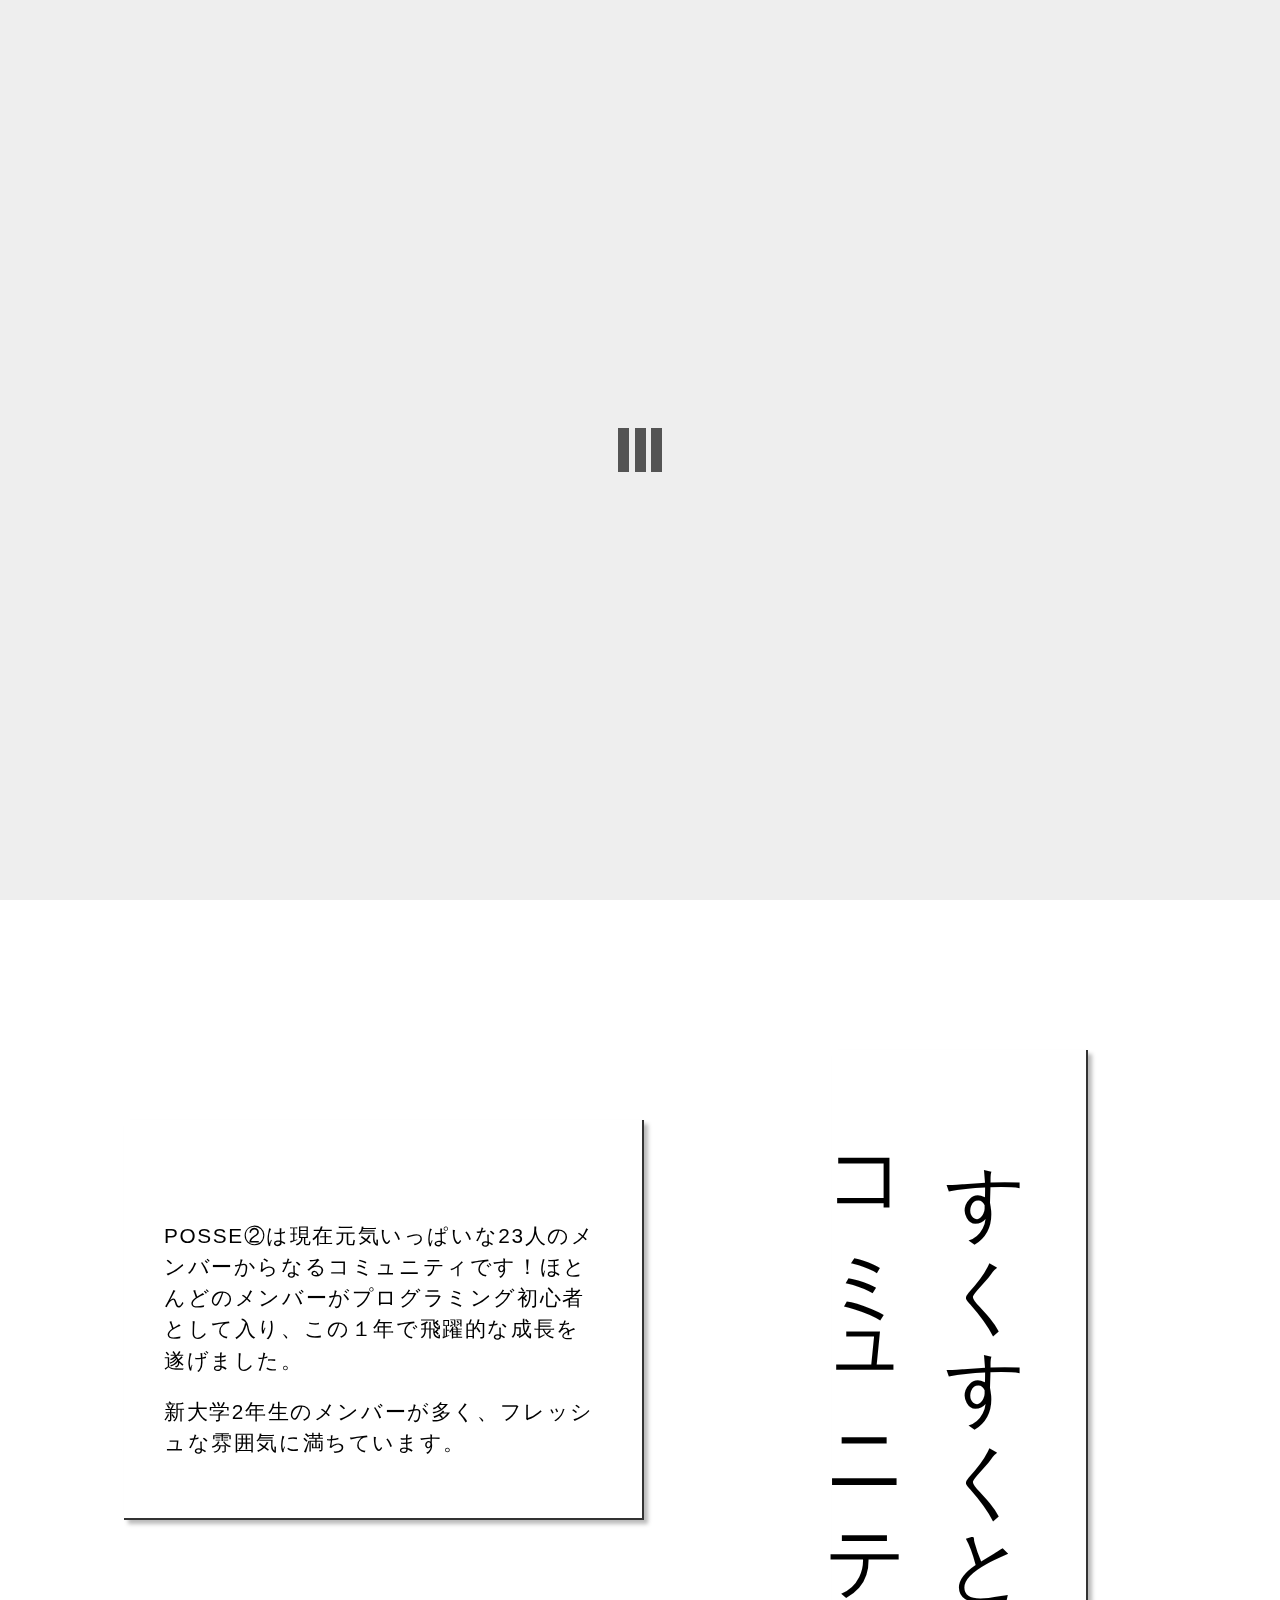
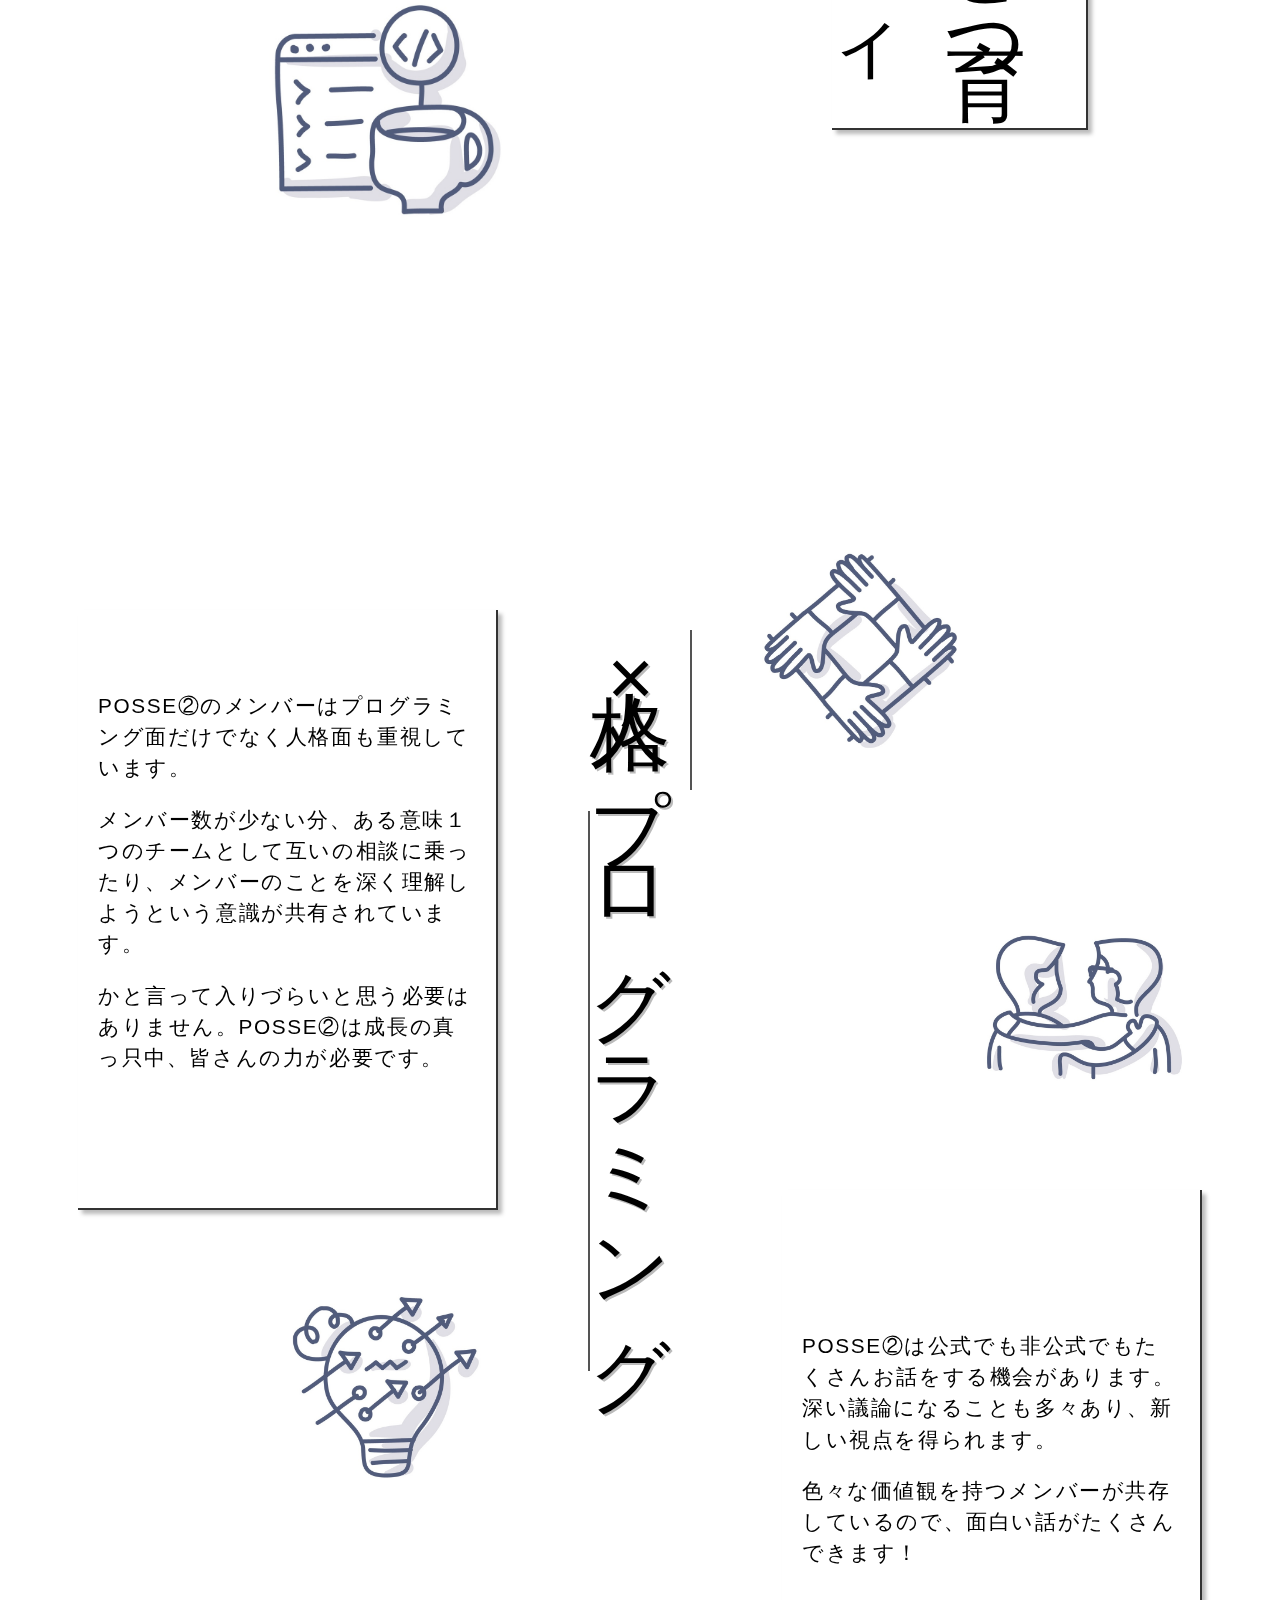
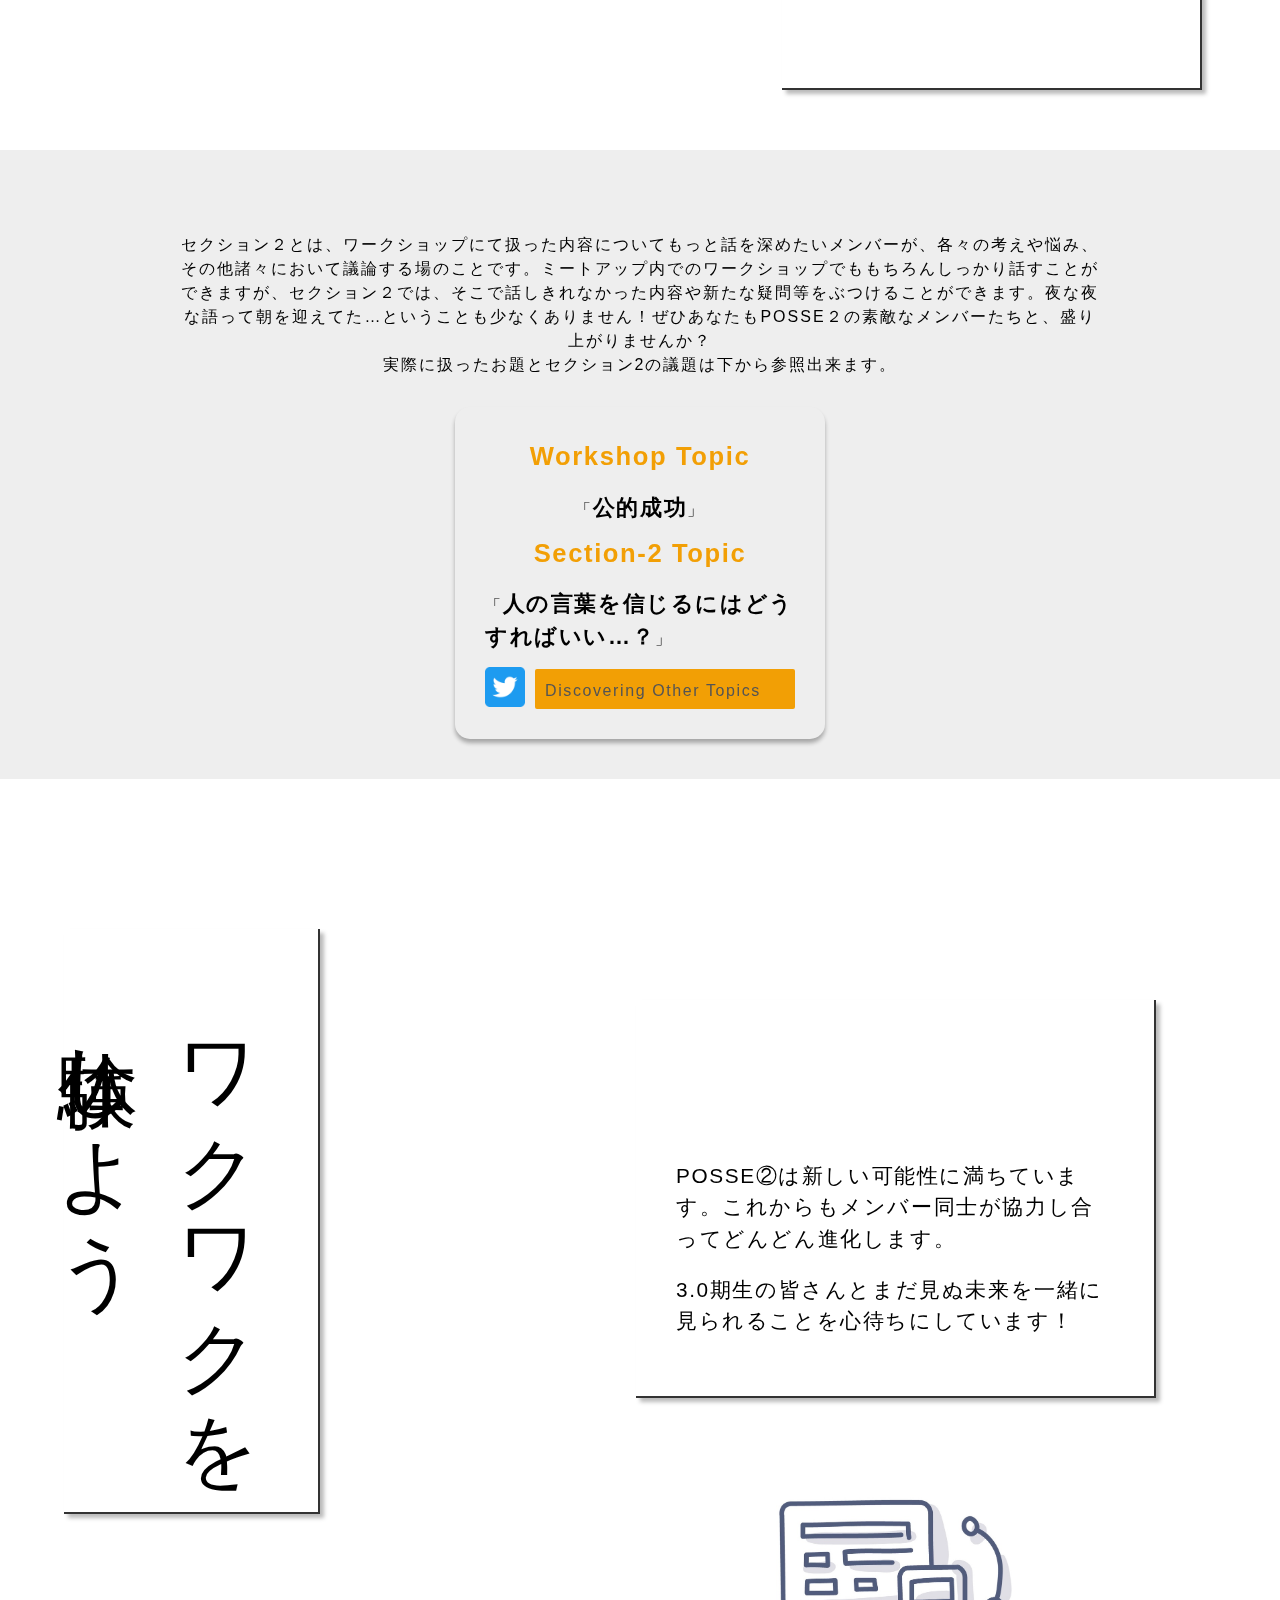
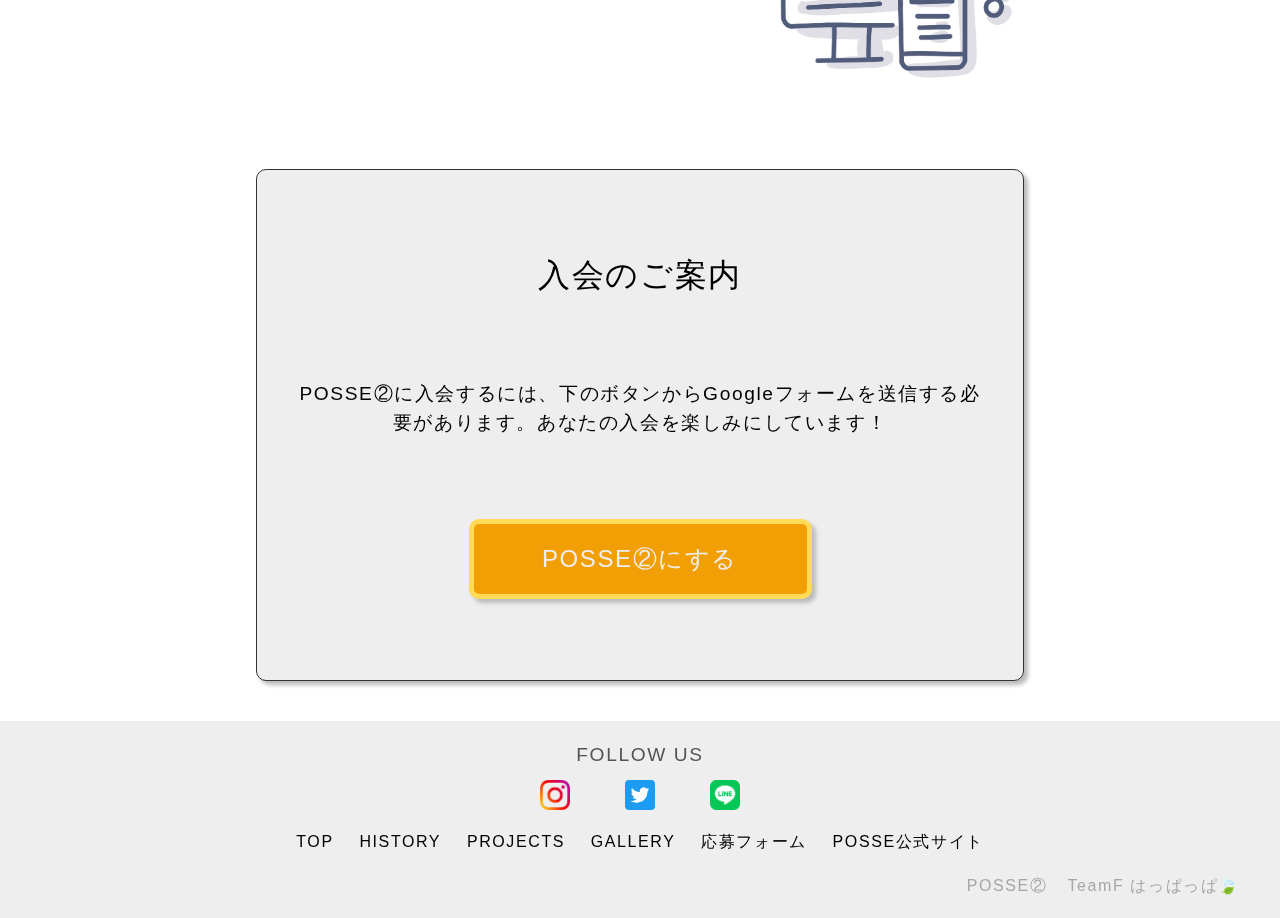
<file: www/html/index.html>
<!DOCTYPE html>
<html lang="ja">

<head>
    <meta charset="UTF-8" />
    <meta http-equiv="X-UA-Compatible" content="IE=edge" />
    <meta name="viewport" content="width=device-width, initial-scale=1.0" />
    <title>POSSE② | 紹介サイト</title>
    <link rel="stylesheet" href="./destyle.css" />
    <link rel="stylesheet" href="./common.css" />
    <link rel="stylesheet" href="./index.css" />
</head>

<body>
    <div class="bg_pt"></div>
    <div class="wrapper">
        <div id="loading" class="loading-bg">
            <div class="loader">Loading...</div>
        </div>
        <div id="side_menu_wrapper" class="side-menu-wrapper">
            <nav id="side_menu" class="side-menu"></nav>
        </div>

        <!-- カウントダウンタイマー　by Lisa -->
        <div class="countdown-container">
            <h2 class="posse-third">Posse 3.0期生</h2>
            <p class="banner-p">本格始動まで残り…</p>
            <div class="countdown-box">
                <div class="countdown-elm">
                    <p class="time-text" id="days">0</p>
                    <span>days!</span>
                </div>
                <div class="form-btn">
                    <a
                        href="https://docs.google.com/forms/d/1CIi92K1lOtHGMmHYMq3ArzW8jlNUy8i_gPmX4cgQTos/viewform?edit_requested=true">応募はこちら</a>
                </div>
            </div>
        </div>

        <!-- header -->
        <header>
            <div class="header-inner">
                <div class="logo">
                    <img src="img/posse2_logo.jpg" class="logo-pic" alt="posse2_logo" />
                </div>
                <nav id="header_menu">
                    <ul id="header_btns" class="header-btns">
                        <li class="header-btn"><a href="">TOP</a></li>
                        <li class="header-btn"><a href="./ayumi.html">HISTORY</a></li>
                        <li class="header-btn"><a href="./projects.html">PROJECTS</a></li>
                        <li class="header-btn"><a href="./gallery.html">GALLERY</a></li>
                        <li class="header-btn"><a
                                href="https://docs.google.com/forms/d/1CIi92K1lOtHGMmHYMq3ArzW8jlNUy8i_gPmX4cgQTos/edit?usp=sharing">応募フォーム</a>
                        </li>
                    </ul>
                </nav>
                <div id="hamburger" class="openbtn"><span></span><span></span><span></span></div>
            </div>
        </header>
        <div class="header-spacer"></div>
        <div class="container">


            <!-- ファーストビュー -->
            <div class="content-wrapper">
                <div class="logo-box"> POSSE<span class="color-change-2 firstview-letter2">2</span> </div>
                <div class="first-division-box-left">
                    <div class="title-box"> <span class="color-change-2">新</span>たな人生の<span>フェーズへ</span></div>
                    <div class="second-division-box-bottom">
                        <div class="logo-icon-box">
                            <div class="logo-icon-box-top"></div>
                            <div class="arrow"></div>

                            <div class="logo-icon-box-bottom"></div>
                            <div class="arrow"></div>
                        </div>

                        <div class="title-img-box">
                            <img src="./img/IMG_0033.PNG" alt="">
                        </div>
                    </div>
                </div>
            </div>

            <!-- メインコンテンツ by jin -->
            <div class="section-box-first"></div>
            <section class="section-about">
                <div class="section-box-top">
                    <div class="section-about-left">
                        <div class="section-about-article">
                            <h2 class="section-article-title"><span class="bgextend bgRLextendTrigger"><span
                                        class="bgappearTrigger">POSSE②とは</span></span></h2>
                            <p>
                                POSSE②は現在元気いっぱいな23人のメンバーからなるコミュニティです！ほとんどのメンバーがプログラミング初心者として入り、この１年で飛躍的な成長を遂げました。
                            </p>
                            <p>
                                新大学2年生のメンバーが多く、フレッシュな雰囲気に満ちています。
                            </p>
                        </div>
                        <div class="section-about-img">
                            <img src="./img/programming1.jpg" alt="">
                        </div>
                    </div>
                    <div class="section-about-slogan">すくすくと育つ<br>コミュニティ</div>
                </div>

                <div class="section-box-first"></div>

                <!-- <div class="section2-box">
                    <h2>POSSE②のここがすき！</h2>
                    <p>POSSE②はこういうところがよくって、好きなんです。良いねええええええ。</p>
                    <div class="section-box-bottom">
                        <div class="section-box-img"></div>
                        <div class="section-box-img"></div>
                    </div>
                </div> -->
            </section>

            <div class="section-box-first"></div>
            <section class="section-why">
                <div class="section-why-box-top">
                    <div class="section-why-slogan">人格×プログラミング</div>
                    <div class="section-why-box-left">
                        <div class="section-why-box-article">
                            <h2 class="section-article-title"><span class="bgextend bgRLextendTrigger"><span
                                        class="bgappearTrigger">なぜPOSSE②？</span></span></h2>
                            <p>
                                POSSE②のメンバーはプログラミング面だけでなく人格面も重視しています。
                            </p>
                            <p>
                                メンバー数が少ない分、ある意味１つのチームとして互いの相談に乗ったり、メンバーのことを深く理解しようという意識が共有されています。
                            </p>
                            <p>
                                かと言って入りづらいと思う必要はありません。POSSE②は成長の真っ只中、皆さんの力が必要です。
                            </p>
                        </div>
                        <div class="section-why-box-space">
                            <div>
                                <img src="./img/programming5.jpg" alt="">
                            </div>
                        </div>
                    </div>
                    <div class="section-why-box-right">
                        <div class="section-why-box-space-top">
                            <div class="section-why-box-img-t"><img src="./img/programming3.jpg" alt=""></div>
                            <div class="section-why-box-img-b"><img src="./img/programming4.jpg" alt=""></div>
                        </div>
                        <div class="section-why-box-article right-article">
                            <h2 class="section-article-title"><span class="bgextend bgRLextendTrigger"><span
                                        class="bgappearTrigger">お話好きなコミュニティ</span></span></h2>
                            <p>
                                POSSE②は公式でも非公式でもたくさんお話をする機会があります。深い議論になることも多々あり、新しい視点を得られます。
                            </p>
                            <p>
                                色々な価値観を持つメンバーが共存しているので、面白い話がたくさんできます！
                            </p>
                        </div>
                    </div>
                </div>
                <div class="section2-box">
                    <div class="section2-box-about">
                        <h2><span class="bgextend bgRLextendTrigger"><span
                                    class="bgappearTrigger">セクション2とは?</span></span></h2>
                        <p>セクション２とは、ワークショップにて扱った内容についてもっと話を深めたいメンバーが、各々の考えや悩み、その他諸々において議論する場のことです。ミートアップ内でのワークショップでももちろんしっかり話すことができますが、セクション２では、そこで話しきれなかった内容や新たな疑問等をぶつけることができます。夜な夜な語って朝を迎えてた…ということも少なくありません！ぜひあなたもPOSSE２の素敵なメンバーたちと、盛り上がりませんか？
                        </p>
                        <p>実際に扱ったお題とセクション2の議題は下から参照出来ます。</p>
                    </div>
                    <!-- quote generator -->
                    <section class="generator" ->
                        <div class="quote-container">
                            <!-- 元のトピック表示 -->
                            <h2 class="first-topic">Workshop Topic </h2>
                            <p>「<span class="quote" id="first-quote"></span>」</p>

                            <!-- セクション２のトピック表示 -->
                            <h2 class="second-topic">Section-2 Topic </h2>
                            <p>「<span class="quote" id="second-quote"></span>」</p>
                            <hr />
                            <div class="btns">
                                <!-- ツイートボタン -->
                                <a href="https://twitter.com/intent/tweet?text=Greetings"><img src="./img/twitter.png"
                                        class="twitter" id="tweet" data-size="large" target="_blank"
                                        rel="noopener noreferrer"><i class="fab fa-twitter"></i></a>
                                <!-- 新しいquote表示するボタン -->
                                <button class="next" onclick="getNewQuote()">Discovering Other Topics</button>
                            </div>
                        </div>
                    </section>

                </div>
            </section>

            <div class="section-box-first"></div>

            <!-- 1番目のsectionのコピー -->
            <section class="section-box-top">
                <div class="section-about-slogan">ワクワクを<br>体験しよう</div>
                <div class="section-about-left">
                    <div class="section-about-article">
                        <h2 class="section-article-title"><span class="bgextend bgRLextendTrigger"><span
                                    class="bgappearTrigger">私たちと一緒に<br>成長しませんか？</span></span></h2>
                        <p>
                            POSSE②は新しい可能性に満ちています。これからもメンバー同士が協力し合ってどんどん進化します。
                        </p>
                        <p>
                            3.0期生の皆さんとまだ見ぬ未来を一緒に見られることを心待ちにしています！
                        </p>
                    </div>
                    <div class="section-about-img">
                        <img src="./img/programming2.jpg" alt="">
                    </div>
                </div>
            </section>

            <div class="section-box-first">
                <div class="invitation">
                    <h2>入会のご案内</h2>
                    <p>POSSE②に入会するには、下のボタンからGoogleフォームを送信する必要があります。あなたの入会を楽しみにしています！</p>
                    <button>POSSE②にする</button>
                </div>
            </div>
            <!-- footer -->
            <footer>
                <div class="footer-inner">
                    <div class="footer-sns-box">
                        <div class="footer-sns-inner">
                            <p>FOLLOW US</p>
                            <ul class="footer-sns-icons">
                                <li><a href="https://www.instagram.com/posse_programming/"><img
                                            src="./img/instagram.png" class="icon" alt="Instagram"></a></li>
                                <li><a href="https://twitter.com/posse_program"><img src="./img/twitter.png"
                                            class="icon" alt="Twitter"></a></li>
                                <li><a href="https://line.me/R/ti/p/@651htnqp?from=page"><img src="./img/line.png"
                                            class="icon" alt="Line"></li></a>
                            </ul>
                        </div>
                    </div>
                    <div class="footer-link-box">
                        <a href="">TOP</a>
                        <a href="./ayumi.html">HISTORY</a>
                        <a href="./projects.html">PROJECTS</a>
                        <a href="">GALLERY</a>
                        <a href="">応募フォーム</a>
                        <a href="">POSSE公式サイト</a>
                    </div>
                    <div class="footer-credit-box">
                        <p>POSSE②</p>
                        <p>TeamF はっぱっぱ🍃</p>
                    </div>
                </div>
            </footer>
        </div>

        <script src="https://ajax.googleapis.com/ajax/libs/jquery/3.4.1/jquery.min.js"></script>
        <script src="./script.js"></script>
        <script src="./header.js"></script>
</body>

</html>
</file>
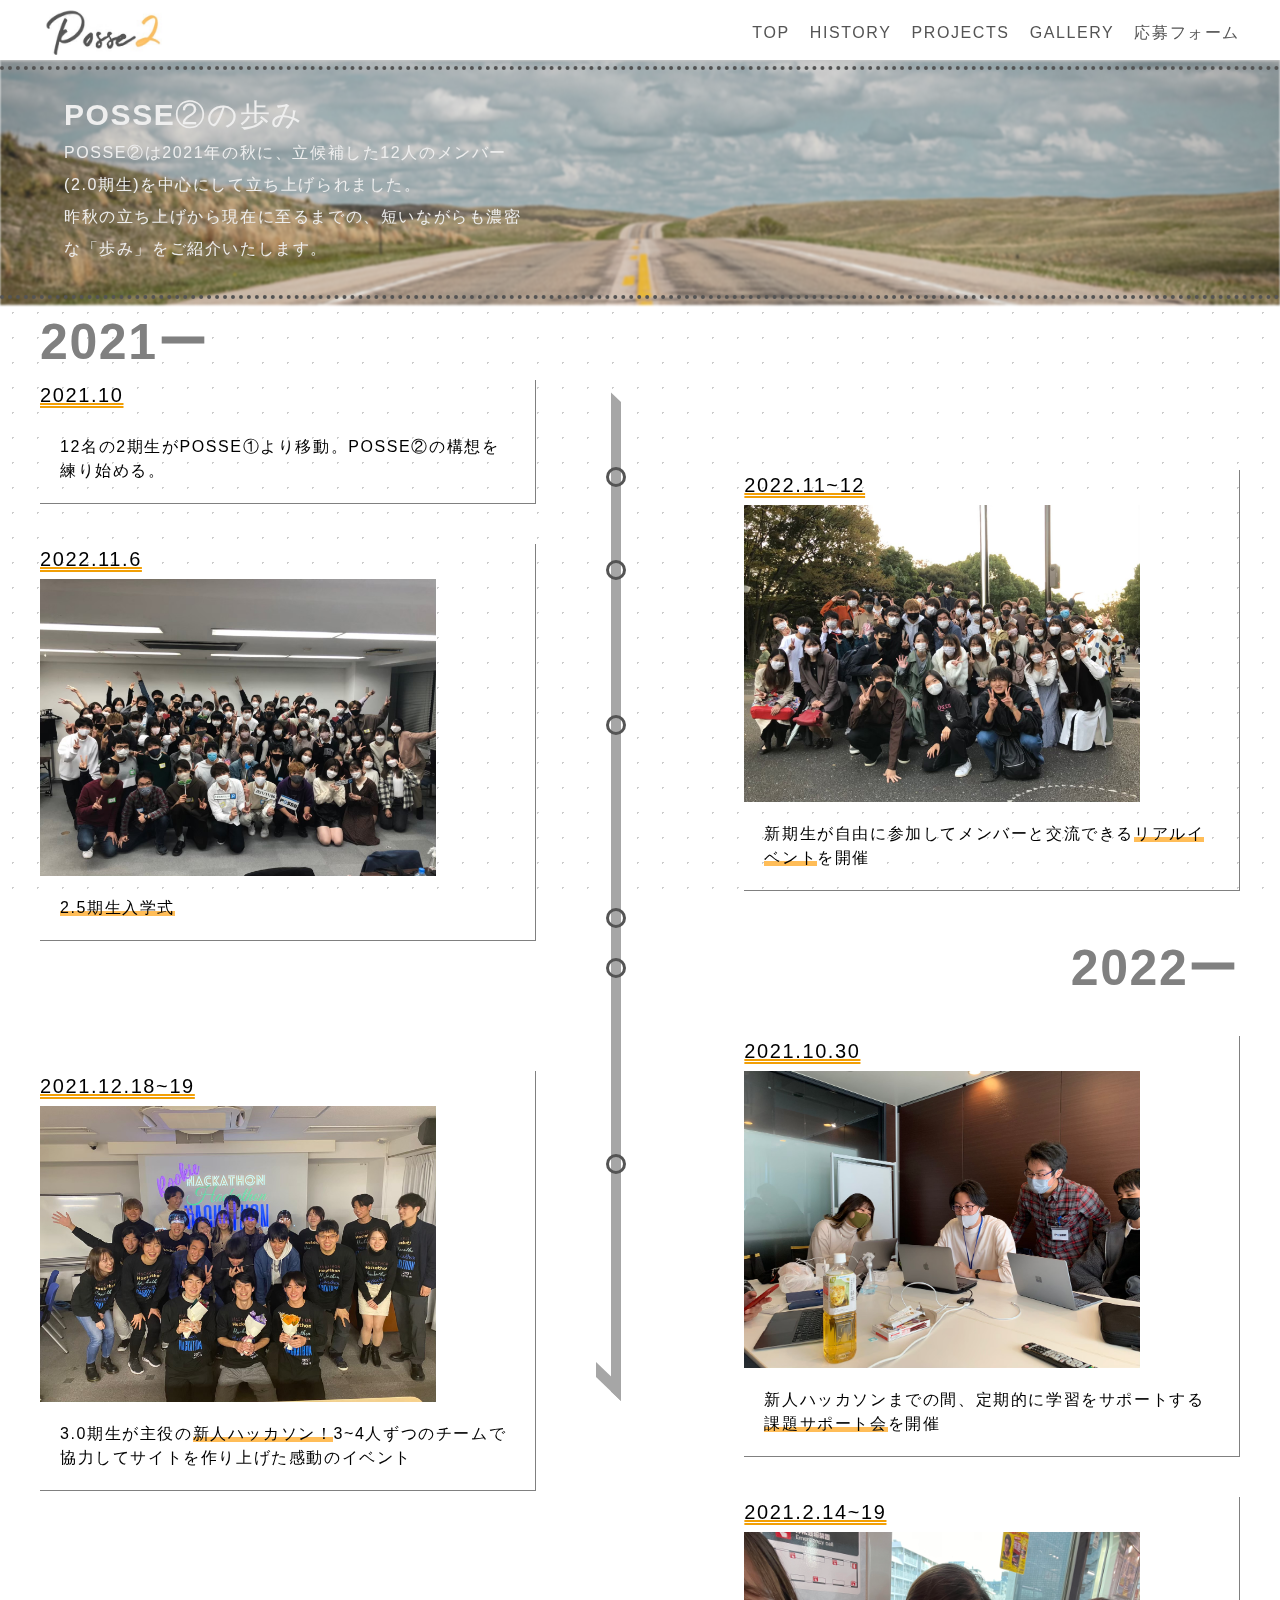
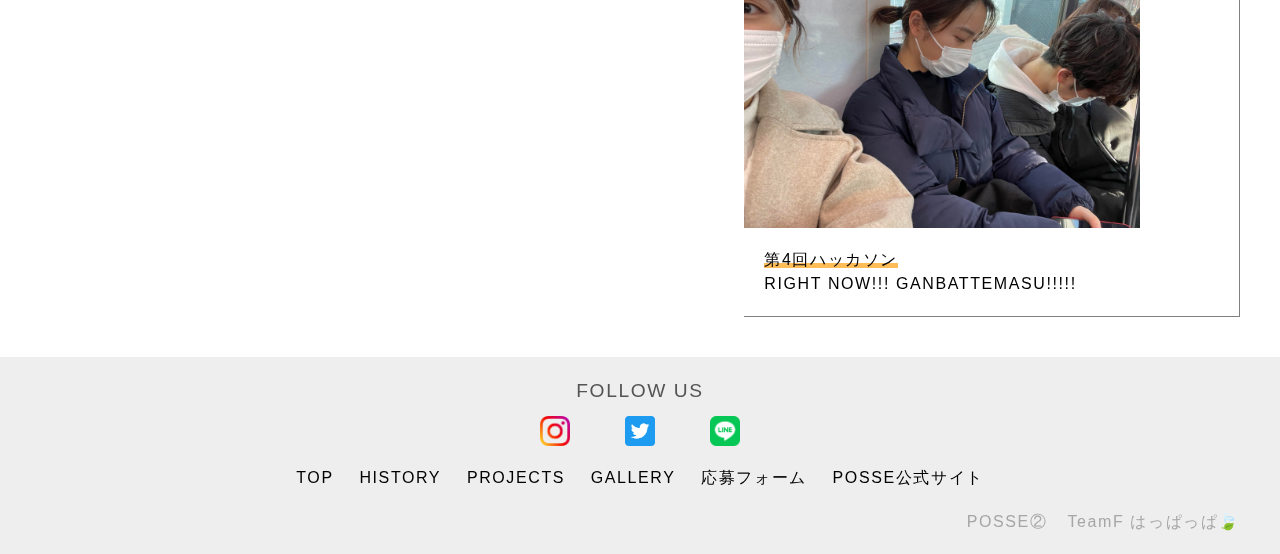
<file: www/html/ayumi.html>
<!DOCTYPE html>
<html lang="ja">

<head>
    <meta charset="UTF-8">
    <meta http-equiv="X-UA-Compatible" content="IE=edge">
    <meta name="viewport" content="width=device-width, initial-scale=1.0">
    <title>POSSE②の歩み</title>
    <link rel="stylesheet" href="./destyle.css">
    <link rel="stylesheet" href="./common.css">
    <link rel="stylesheet" href="./ayumi.css">
</head>

<body>
    <div class="bg_pt"></div>

    <div class="wrapper">
        <div id="side_menu_wrapper" class="side-menu-wrapper">
            <nav id="side_menu" class="side-menu"></nav>
        </div>
        <!-- header -->
        <header>
            <div class="header-inner">
                <div class="logo">
                    <img src="img/posse2_logo.jpg" class="logo-pic" alt="posse2_logo" />
                </div>
                <nav id="header_menu">
                    <ul id="header_btns" class="header-btns">
                        <li class="header-btn"><a href="./index.html">TOP</a></li>
                        <li class="header-btn"><a href="./ayumi.html">HISTORY</a></li>
                        <li class="header-btn"><a href="./projects.html">PROJECTS</a></li>
                        <li class="header-btn"><a href="./gallery.html">GALLERY</a></li>
                        <li class="header-btn"><a
                                href="https://docs.google.com/forms/d/1CIi92K1lOtHGMmHYMq3ArzW8jlNUy8i_gPmX4cgQTos/edit?usp=sharing">応募フォーム</a>
                        </li>
                    </ul>
                </nav>
                <div id="hamburger" class="openbtn"><span></span><span></span><span></span></div>
            </div>
        </header>
        <div class="header-spacer"></div>

        <div class="container">
            <div class="article-title">
                <img class="article-title-img" src="./img/road.jpeg" alt="足跡の画像">
                <div class="article-title-dotline"></div>
                <div class="article-title-txt-box">
                    <h1 class="article-title-topic">POSSE②の歩み</h1>
                    <p class="article-title-txt">
                        POSSE②は2021年の秋に、立候補した12人のメンバー(2.0期生)を中心にして立ち上げられました。<br>昨秋の立ち上げから現在に至るまでの、短いながらも濃密な「歩み」をご紹介いたします。
                    </p>
                </div>
            </div>

            <h2 class="timeline-year year2021">2021ー</h2>

            <article class="all-article">
                <div class="article">
                    <!-- <div class="no-article"></div> -->
                    <div class="article-contents">
                        <h3 class="timeline-date">2021.10</h3>
                        <!-- <div class="article-img-box">
                            <img src="./img/tachiage.jpg" alt="" />
                        </div> -->
                        <p class="article-text">
                            12名の2期生がPOSSE①より移動。POSSE②の構想を練り始める。
                        </p>
                    </div>
                    <div class="article-contents">
                        <h3 class="timeline-date">2022.11.6</h3>
                        <div class="article-img-box">
                            <img src="./img/nyuugaku.jpg" alt="" />
                        </div>
                        <p class="article-text">
                            <span class="event-highlight">2.5期生入学式</span>
                        </p>
                    </div>
                    <div class="no-article"></div>
                    <div class="article-contents">
                        <h3 class="timeline-date">2021.12.18~19</h3>
                        <div class="article-img-box">
                            <img src="./img/sin-hackathon.jpg" alt="" />
                        </div>
                        <p class="article-text">
                            3.0期生が主役の<span class="event-highlight">新人ハッカソン！</span>3~4人ずつのチームで協力してサイトを作り上げた感動のイベント
                        </p>
                    </div>
                </div>

                <div class="arrow-box">
                    <div class="stickarrow"></div>
                    <div class="circle circle1"></div>
                    <div class="circle circle2"></div>
                    <div class="circle circle3"></div>
                    <div class="circle circle4"></div>
                    <div class="circle circle5"></div>
                    <div class="circle circle6"></div>
                </div>

                <div class="article article-right">
                    <div class="no-article"></div>
                    <div class="article-contents">
                        <div class="timeline-date">2022.11~12</div>
                        <div class="article-img-box">
                            <img src="./img/realevent.jpg" alt="" />
                        </div>
                        <div class="article-text">新期生が自由に参加してメンバーと交流できる<span class="event-highlight">リアルイベント</span>を開催
                        </div>
                    </div>
                    <h2 class="timeline-year year2022">2022ー</h2>
                    <div class="article-contents">
                        <div class="timeline-date">2021.10.30</div>
                        <div class="article-img-box">
                            <img src="./img/kadasapo.jpg" alt="" />
                        </div>
                        <div class="article-text">新人ハッカソンまでの間、定期的に学習をサポートする<span
                                class="event-highlight">課題サポート会</span>を開催</div>
                    </div>
                    <div class="article-contents">
                        <div class="timeline-date">2021.2.14~19
                        </div>
                        <div class="article-img-box">
                            <img src="./img/4th-hackathon.jpeg" alt="" />
                        </div>
                        <div class="article-text"><span class="event-highlight">第4回ハッカソン</span><br>RIGHT NOW!!!
                            GANBATTEMASU!!!!!</div>
                    </div>
                </div>
            </article>


        </div>
        <!-- footer -->
        <footer>
            <div class="footer-inner">
                <div class="footer-sns-box">
                    <div class="footer-sns-inner">
                        <p>FOLLOW US</p>
                        <ul class="footer-sns-icons">
                            <li><a href="https://www.instagram.com/posse_programming/"><img src="./img/instagram.png"
                                        class="icon" alt="Instagram"></a></li>
                            <li><a href="https://twitter.com/posse_program"><img src="./img/twitter.png" class="icon"
                                        alt="Twitter"></a></li>
                            <li><a href="https://line.me/R/ti/p/@651htnqp?from=page"><img src="./img/line.png"
                                        class="icon" alt="Line"></li></a>
                        </ul>
                    </div>
                </div>
                <div class="footer-link-box">
                    <a href="">TOP</a>
                    <a href="./ayumi.html">HISTORY</a>
                    <a href="./projects.html">PROJECTS</a>
                    <a href="">GALLERY</a>
                    <a href="">応募フォーム</a>
                    <a href="">POSSE公式サイト</a>
                </div>
                <div class="footer-credit-box">
                    <p>POSSE②</p>
                    <p>TeamF はっぱっぱ🍃</p>
                </div>
            </div>
        </footer>

    </div>
    <script src="./header.js"></script>
</body>

</html>
</file>
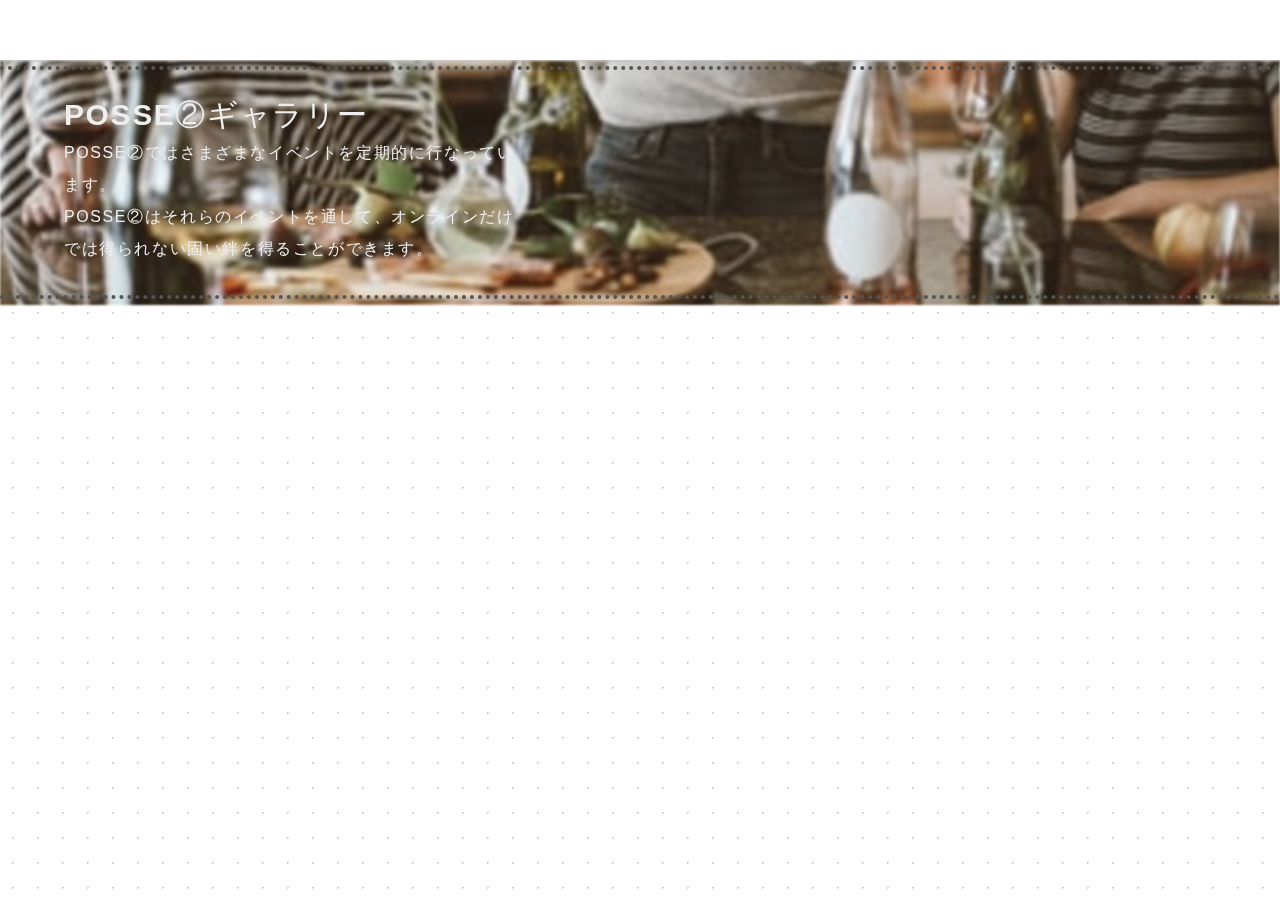
<file: www/html/gallery.html>
<!DOCTYPE html>
<html lang="ja">

<head>
    <meta charset="UTF-8">
    <meta http-equiv="X-UA-Compatible" content="IE=edge">
    <meta name="viewport" content="width=device-width, initial-scale=1.0">
    <title>POSSE②の歩み</title>
    <link rel="stylesheet" href="./destyle.css">
    <link rel="stylesheet" href="./common.css">
    <link rel="stylesheet" href="./gallery.css">
</head>

<body>
    <div class="bg_pt"></div>

    <div class="wrapper">
        <header></header>
        <div class="header-spacer"></div>
        <div class="container">
            <div class="article-title">
                <img class="article-title-img" src="./img/gallery.jpeg" alt="足跡の画像">
                <div class="article-title-dotline"></div>
                <div class="article-title-txt-box">
                    <h1 class="article-title-topic">POSSE②ギャラリー</h1>
                    <p class="article-title-txt">
                        POSSE②ではさまざまなイベントを定期的に行なっています。<br>POSSE②はそれらのイベントを通して、オンラインだけでは得られない固い絆を得ることができます。
                    </p>
                </div>
            </div>
        </div>
    </div>
</file>
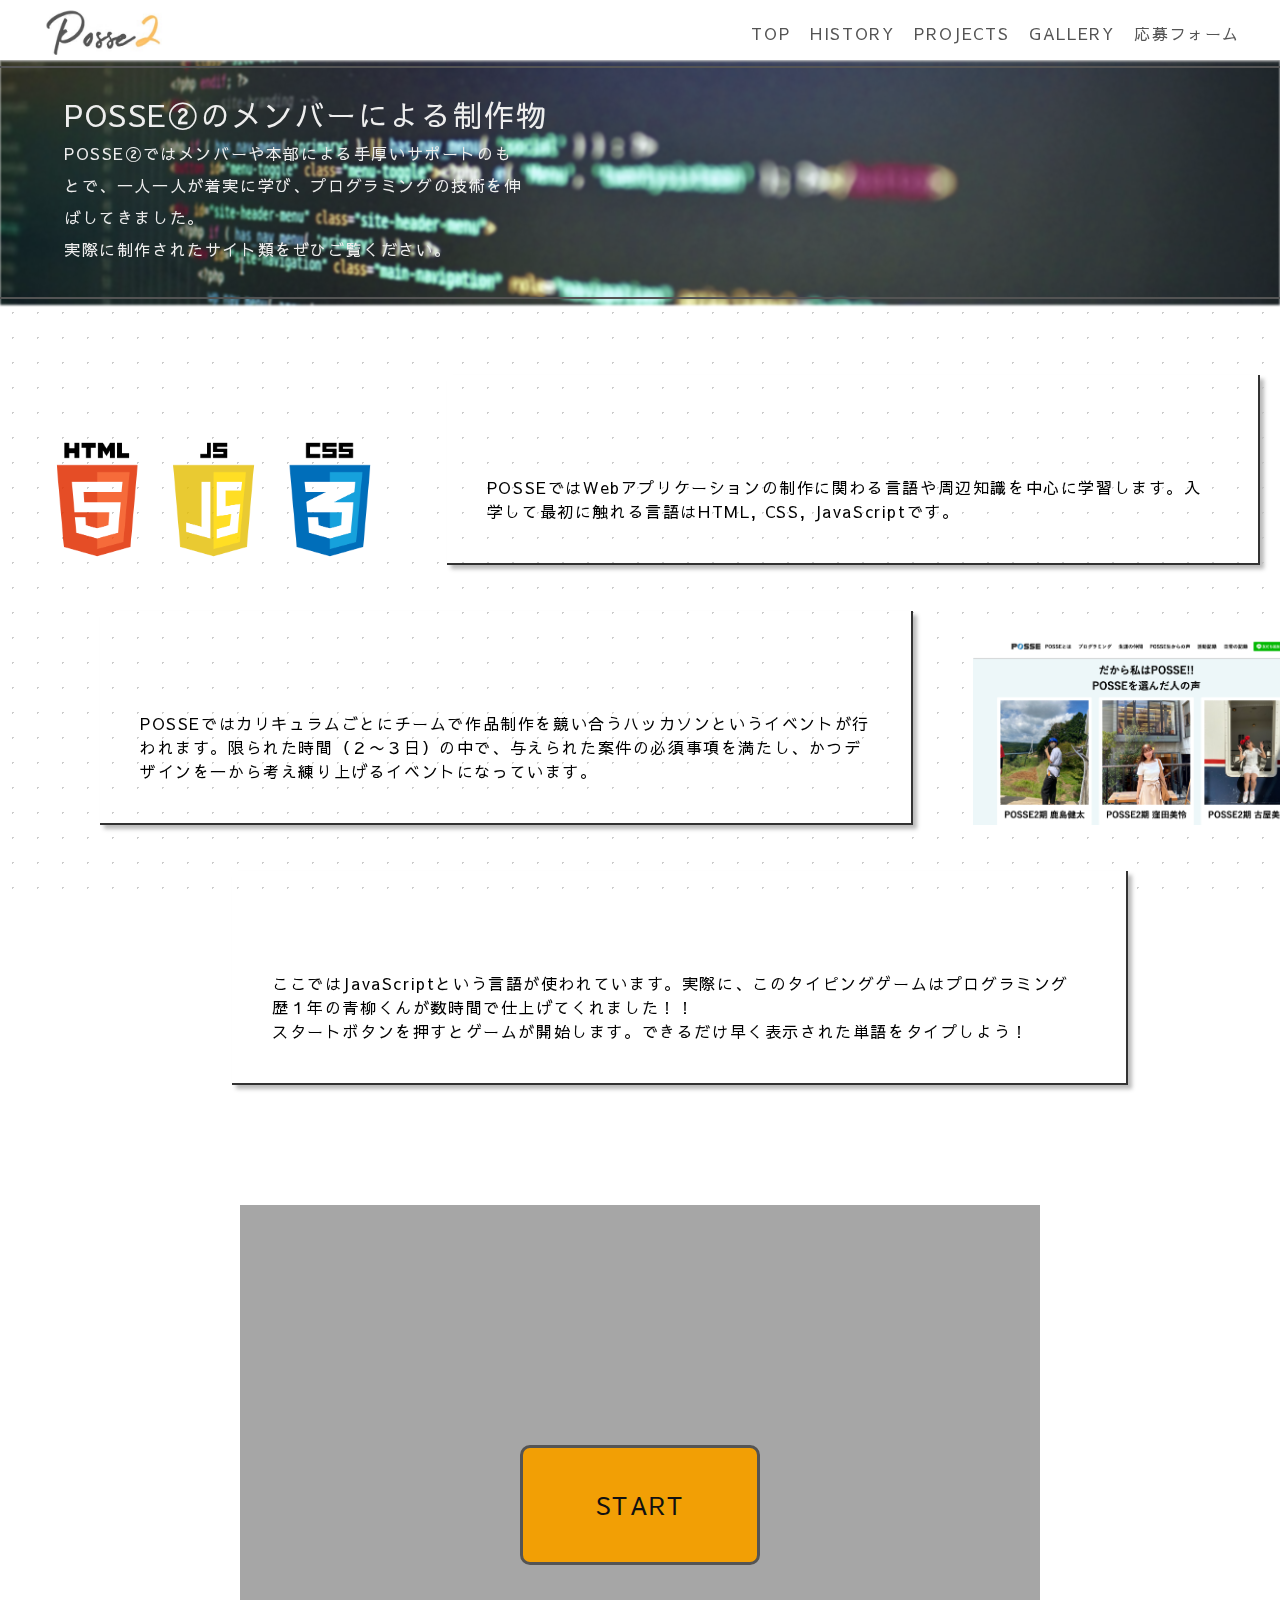
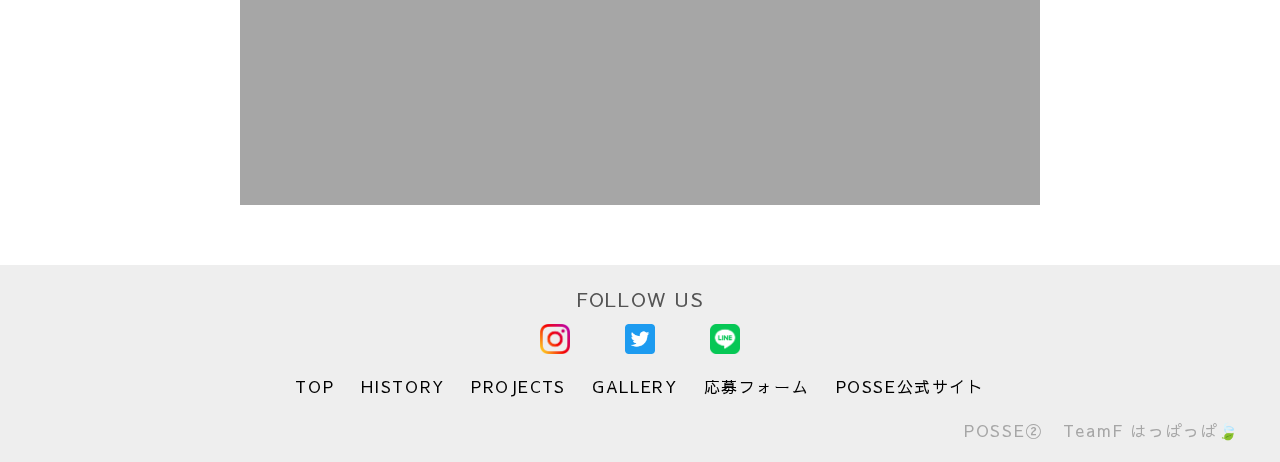
<file: www/html/projects.html>
<!DOCTYPE html>
<html lang="ja">

<head>
    <meta charset="UTF-8" />
    <meta http-equiv="X-UA-Compatible" content="IE=edge" />
    <meta name="viewport" content="width=device-width, initial-scale=1.0" />
    <title>POSSE② | 制作物紹介</title>
    <link rel="stylesheet" href="./destyle.css" />
    <link rel="preconnect" href="https://fonts.googleapis.com">
    <link rel="preconnect" href="https://fonts.gstatic.com" crossorigin>
    <link href="https://fonts.googleapis.com/css2?family=Sawarabi+Gothic&family=Source+Sans+Pro&display=swap"
        rel="stylesheet">
    <link rel="stylesheet" href="./destyle.css" />
    <link rel="stylesheet" href="./common.css" />
    <link rel="stylesheet" href="./projects.css" />

</head>

<body>
    <div class="bg_pt"></div>
    <div class="wrapper">
        <div id="side_menu_wrapper" class="side-menu-wrapper">
            <nav id="side_menu" class="side-menu"></nav>
        </div>

        <header>
            <div class="header-inner">
                <div class="logo">
                    <img src="img/posse2_logo.jpg" class="logo-pic" alt="posse2_logo" />
                </div>
                <nav id="header_menu">
                    <ul id="header_btns" class="header-btns">
                        <li class="header-btn"><a href="./index.html">TOP</a></li>
                        <li class="header-btn"><a href="./ayumi.html">HISTORY</a></li>
                        <li class="header-btn"><a href="./projects.html">PROJECTS</a></li>
                        <li class="header-btn"><a href="./gallery.html">GALLERY</a></li>
                        <li class="header-btn"><a
                                href="https://docs.google.com/forms/d/1CIi92K1lOtHGMmHYMq3ArzW8jlNUy8i_gPmX4cgQTos/edit?usp=sharing">応募フォーム</a>
                        </li>
                    </ul>
                </nav>
                <div id="hamburger" class="openbtn"><span></span><span></span><span></span></div>
            </div>
        </header>
        <div class="header-spacer"></div>
        <main>
            <div class="container">
                <div class="article-title">
                    <img class="article-title-img" src="./img/seisakubutsu.jpeg" alt="足跡の画像">
                    <div class="article-title-dotline"></div>
                    <div class="article-title-txt-box">
                        <h1 class="article-title-topic">POSSE②のメンバーによる制作物</h1>
                        <p class="article-title-txt">
                            POSSE②ではメンバーや本部による手厚いサポートのもとで、一人一人が着実に学び、プログラミングの技術を伸ばしてきました。<br>実際に制作されたサイト類をぜひご覧ください。
                        </p>
                    </div>
                </div>

                <div class="header-spacer"></div>

                <div class="all-article">
                    <section class="section-about">
                        <div class="section-box-top">
                            <div class="article-img-box">
                                <img src="./img/programing_logo.png" alt="">
                            </div>
                            <div class="section-about-article">
                                <h2 class="section-article-title"><span class="bgextend bgRLextendTrigger"><span
                                            class="bgappearTrigger">POSSE②で学べること</span></span></h2>
                                <div class="article-contents">
                                    <p class="article-text">
                                        POSSEではWebアプリケーションの制作に関わる言語や周辺知識を中心に学習します。入学して最初に触れる言語はHTML, CSS, JavaScriptです。
                                    </p>
                                </div>
                            </div>
                        </div>
                    </section>


                    <section class="section-about">
                        <div class="section-box-top">
                            <div class="section-about-article">
                                <h2 class="section-article-title"><span class="bgextend bgRLextendTrigger"><span
                                            class="bgappearTrigger">これまでの制作物</span></span></h2>
                                <div class="article-contents">
                                    <p class="article-text">
                                        POSSEではカリキュラムごとにチームで作品制作を競い合うハッカソンというイベントが行われます。限られた時間（２〜３日）の中で、与えられた案件の必須事項を満たし、かつデザインを一から考え練り上げるイベントになっています。
                                    </p>
                                </div>
                            </div>
                            <div class="article-img-box">
                                <img src="./img/example-page.png" alt="">
                            </div>
                        </div>
                    </section>

                    <section class="section-about">
                        <div class="section-box-top">

                            <div class="section-about-article last-article">
                                <h2 class="section-article-title"><span class="bgextend bgRLextendTrigger"><span
                                            class="bgappearTrigger">他にはこんなことができちゃいます！</span></span></h2>
                                <div class="article-contents">
                                    <p class="article-text">
                                        ここではJavaScriptという言語が使われています。実際に、このタイピングゲームはプログラミング歴１年の青柳くんが数時間で仕上げてくれました！！<br>
                                        スタートボタンを押すとゲームが開始します。できるだけ早く表示された単語をタイプしよう！
                                    </p>
                                </div>
                            </div>
                        </div>
                    </section>
                    <div id="g_box" class="game-box">
                        <button id="g_play_button" class="game-play-button">
                            START
                        </button>
                        <div id="g_display" class="game-display">
                            <div id="g_words_box" class="game-display-words"></div>
                            <div id="g_time_box" class="game-display-time"></div>
                            <div id="g_score_box" class="game-display-score"></div>
                        </div>
                    </div>
                    </article>
                </div>
        </main>
    </div>
    <!-- footer -->
    <footer>
        <div class="footer-inner">
            <div class="footer-sns-box">
                <div class="footer-sns-inner">
                    <p>FOLLOW US</p>
                    <ul class="footer-sns-icons">
                        <li><a href="https://www.instagram.com/posse_programming/"><img src="./img/instagram.png"
                                    class="icon" alt="Instagram"></a></li>
                        <li><a href="https://twitter.com/posse_program"><img src="./img/twitter.png" class="icon"
                                    alt="Twitter"></a></li>
                        <li><a href="https://line.me/R/ti/p/@651htnqp?from=page"><img src="./img/line.png" class="icon"
                                    alt="Line"></li></a>
                    </ul>
                </div>
            </div>
            <div class="footer-link-box">
                <a href="">TOP</a>
                <a href="./ayumi.html">HISTORY</a>
                <a href="./projects.html">PROJECTS</a>
                <a href="">GALLERY</a>
                <a href="">応募フォーム</a>
                <a href="">POSSE公式サイト</a>
            </div>
            <div class="footer-credit-box">
                <p>POSSE②</p>
                <p>TeamF はっぱっぱ🍃</p>
            </div>
        </div>
    </footer>

    </div>

    <script src="https://ajax.googleapis.com/ajax/libs/jquery/3.4.1/jquery.min.js"></script>
    <script src="./projects.js"></script>
    <script src="./game.js"></script>
    <script src="./header.js"></script>
</body>

</html>
</file>
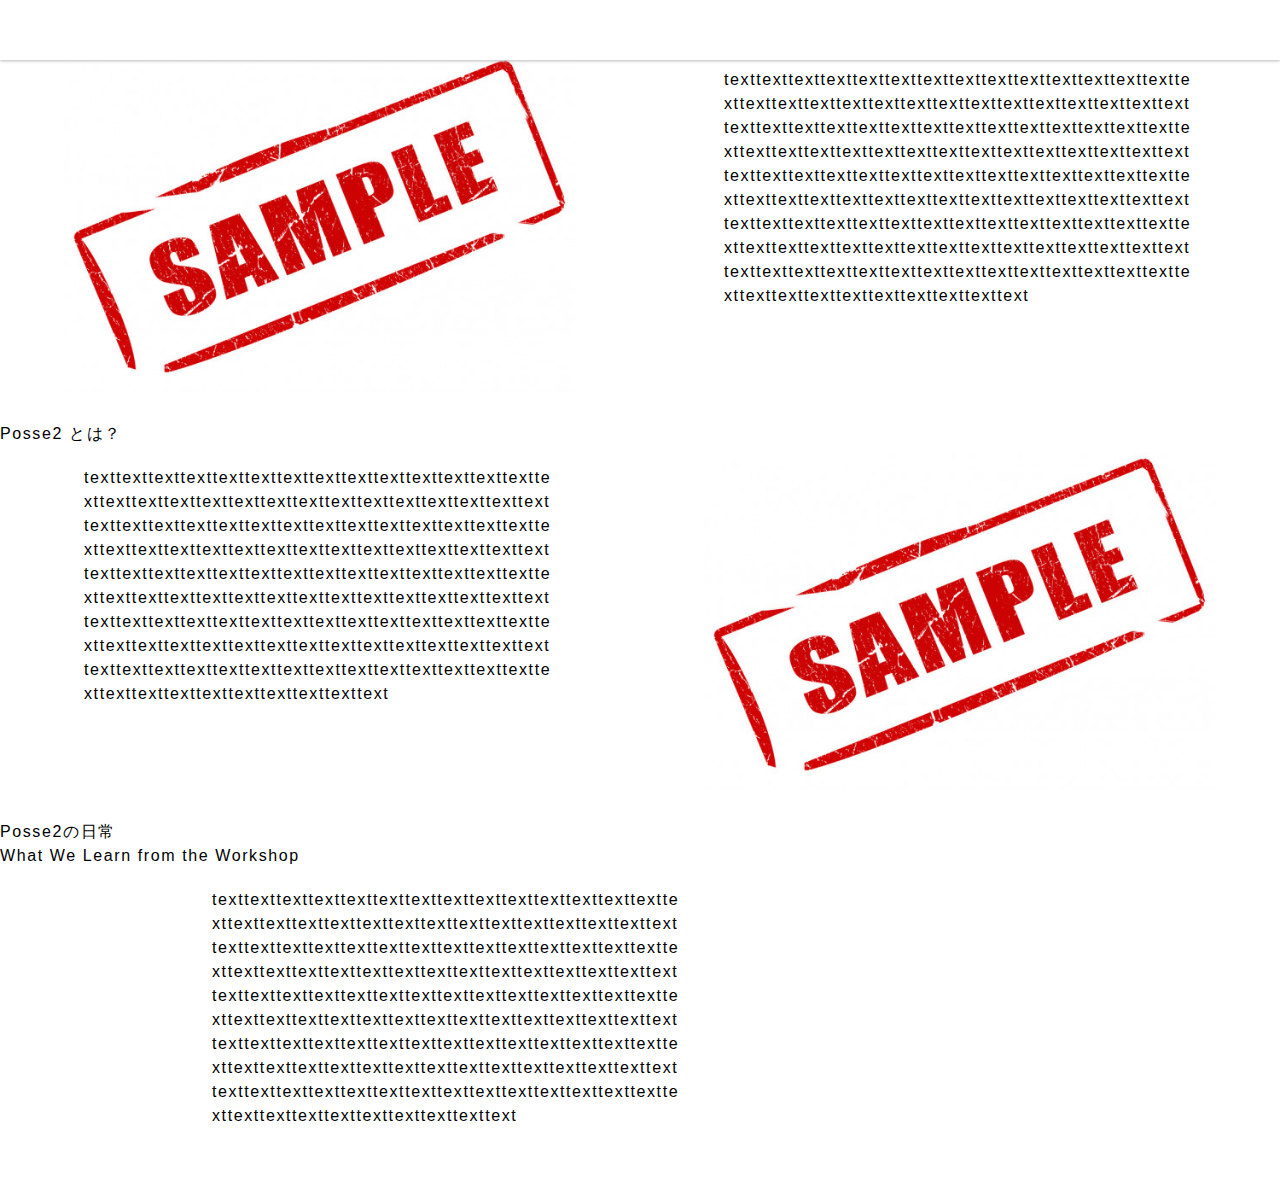
<file: www/html/toppage.html>
<!DOCTYPE html>
<html lang="ja">

<head>
  <meta charset="UTF-8">
  <meta http-equiv="X-UA-Compatible" content="IE=edge">
  <meta name="viewport" content="width=device-width, initial-scale=1.0">
  <title>Posse② | トップページ</title>
  <link rel="stylesheet" href="./destyle.css">
  <link rel="stylesheet" href="./common.css">
  <link rel="stylesheet" href="./toppage.css">
</head>

<body>
  <div class="wrapper">
    <header></header>
    <div class="container">
      <main>
        <!-- first view page -->
        <div class="article-title">
          <h1>Welcome to Posse2</h1>
        </div>

        <!-- posse2概要 -->
        <article class="article">
          <h2>Posse2 とは？</h2>
          <div class="article-contents">
            <div class="article-img-box">
              <img src="./img/sample.jpeg" alt="">
            </div>
            <p class="article-text">
              [base64]
            </p>
          </div>
        </article>

        <!-- posse2の魅力 -->
        <article class="article">
          <h2>Posse2 とは？</h2>
          <div class="article-contents">
            <p class="article-text">
              [base64]
            </p>
            <div class="article-img-box">
              <img src="./img/sample.jpeg" alt="">
            </div>
          </div>
        </article>

        <!-- generator -->
        <article class="article">
          <h2>Posse2の日常</h2>
          <h3>What We Learn from the Workshop</h3>
          <div class="article-contents">
            <p class="article-text">
              [base64]
            </p>
            <div class="generator-box"></div>
          </div>
        </article>

      </main>
    </div>
    <footer></footer>
  </div>
</body>

</html>
</file>
<file: www/html/common.css>
* {
  font-family: 'Sawarabi Gothic', 'Source Sans Pro', sans-serif;
  letter-spacing: .1rem;
  line-height: 150%;
}

.wrapper {
  width: 100%;
}

.bg_pt {
  position: fixed;
  top: 0;
  left: 0;
  background-color: #f3fcfa;
  background-image: radial-gradient(#ccc 1px, #fff 1px);
  background-size: 25px 25px;
  height: 100vh;
  width: 100vw;
  z-index: -1;
}

.container {
  width: 100%;
}

header {
  width: 100%;
  height: 60px;
  background-color: #fff;
  box-shadow: 0 1px 3px #bbb;
  align-items: center;
  box-sizing: border-box;
  z-index: 5;
  position: fixed;
}

.header-inner {
  display: flex;
  align-items: center;
  justify-content: space-between;
  width: 100%;
  padding-right: 30px;
  padding-left: 30px;
}

.header-btns {
  color: #545454;
}

.header-btn {
  cursor: pointer;
}

.header-btn:hover {
  transition: all .5s;
  color: #F29F05;
}

.logo-pic {
  height: 45px;
  width: 150px;
  object-fit: cover;
  border-radius: 3px;

}

.logo {
  width: 30%;
  padding-top: 10px;
  padding-bottom: 10px;
}

ul {
  list-style: none;
  display: flex;
}

.header-btn {
  padding: 10px
}

.form-btn {
  padding: 10px;
}

.header-spacer {
  width: 100%;
  height: 60px;
}


/* hamburgerとmenu */
.side-menu-wrapper {
  position: fixed;
  top: 0;
  right: 0;
  width: 100vw;
  height: 100vh;
  background-color: rgba(0, 0, 0, .5);
  z-index: -1;
  opacity: 0;
}

.side-menu {
  position: absolute;
  top: 60px;
  right: 0;
  background-color: #eee;
  height: 100%;
  /* opacity: 0;
  z-index: -1; */
}

.side-menu ul {
  display: flex;
  flex-direction: column;
}

.side-menu-open {
  z-index: 1;
  opacity: 1;
  transition: all .5s;
}





/* コピペ */
/*==================================================
　5-2-1 3本線が×に
===================================*/
/*ボタン外側※レイアウトによってpositionや形状は適宜変更してください*/
.openbtn {
  /*ボタン内側の基点となるためrelativeを指定。
追従するナビゲーションの場合はfixed＋top、rightといった位置をセットで指定*/
  position: relative;
  cursor: pointer;
  width: 50px;
  height: 50px;
  border-radius: 5px;
  display: none;
  z-index: 30;
}

/*ボタン内側*/
.openbtn span {
  display: inline-block;
  transition: all .4s;
  /*アニメーションの設定*/
  position: absolute;
  left: 14px;
  height: 3px;
  border-radius: 2px;
  background: #545454;
  width: 45%;
  z-index: 30;
}

.openbtn span:nth-of-type(1) {
  top: 15px;
}

.openbtn span:nth-of-type(2) {
  top: 23px;
}

.openbtn span:nth-of-type(3) {
  top: 31px;
}

/*activeクラスが付与されると線が回転して×に*/

.openbtn.active span:nth-of-type(1) {
  top: 18px;
  left: 18px;
  transform: translateY(6px) rotate(-45deg);
  width: 30%;
}

.openbtn.active span:nth-of-type(2) {
  opacity: 0;
  /*真ん中の線は透過*/
}

.openbtn.active span:nth-of-type(3) {
  top: 30px;
  left: 18px;
  transform: translateY(-6px) rotate(45deg);
  width: 30%;
}








/* footer */

footer {
  width: 100%;
}

.footer-inner {
  width: 100%;
  background-color: #eee;
  display: flex;
  gap: 20px;
  flex-direction: column;
  padding: 20px 40px;
}

.footer-inner a:hover {
  transition: all .5s;
  color: #F29F05;
}

.footer-sns-box {
  width: 100%;
}

.footer-sns-inner {
  margin: 0 auto;
  display: flex;
  flex-direction: column;
  width: 200px;
}

.footer-sns-inner p {
  font-size: 1.2em;
  text-align: center;
  color: #545454;
  margin-bottom: 10px;
}

.footer-sns-icons {
  display: flex;
  justify-content: space-between;
}

.footer-sns-icons li {
  width: 30px;
}

.footer-sns-icons li a {
  width: 100%;
}

.footer-sns-icons li a img {
  width: 100%;
}

.footer-link-box {
  letter-spacing: .08em;
  margin: 0 auto;
  line-height: 1.5em;
  word-break: keep-all;
  text-align: center;
}

.footer-link-box a {
  margin: 0 10px;
}

.footer-credit-box {
  display: flex;
  justify-content: flex-end;
  gap: 20px;
  color: #a6a6a6;
}


/* コピペ　記事タイトルアニメーション */
/*全共通*/

.bgextend {
    animation-name: bgextendAnimeBase;
    animation-duration: 1s;
    animation-fill-mode: forwards;
    position: relative;
    overflow: hidden;
    /*　はみ出た色要素を隠す　*/
    opacity: 0;
}

@keyframes bgextendAnimeBase {
    from {
        opacity: 0;
    }

    to {
        opacity: 1;
    }
}

/*中の要素*/
.bgappear {
    animation-name: bgextendAnimeSecond;
    animation-duration: 1s;
    animation-delay: 0.6s;
    animation-fill-mode: forwards;
    opacity: 0;
}

@keyframes bgextendAnimeSecond {
    0% {
        opacity: 0;
    }

    100% {
        opacity: 1;
    }
}

/*右から左*/
.bgRLextend::before {
    animation-name: bgRLextendAnime;
    animation-duration: 1s;
    animation-fill-mode: forwards;
    content: "";
    position: absolute;
    width: 100%;
    height: 100%;
    background-color: #666;
    /*伸びる背景色の設定*/
}

@keyframes bgRLextendAnime {
    0% {
        transform-origin: right;
        transform: scaleX(0);
    }

    50% {
        transform-origin: right;
        transform: scaleX(1);
    }

    50.001% {
        transform-origin: left;
    }

    100% {
        transform-origin: left;
        transform: scaleX(0);
    }
}


/* スクロールをしたら出現する要素にはじめに透過0を指定　*/ 
/* .bgappearTrigger,
.bgRLextendTrigger {
    opacity: 0;
} */
</file>
<file: www/html/index.css>
/* loading　画面 */

.loading-bg {
    position: fixed;
    top: 0;
    left: 0;
    width: 100vw;
    height: 100vh;
    background-color: #eee;
    z-index: 100;
    display: flex;
    justify-content: center;
    align-items: center;
}

.hide-loading {
    opacity: 0;
    visibility: hidden;
    transition: all 1s;
}



.loader,
.loader:before,
.loader:after {
    background: #545454;
    -webkit-animation: load1 1s infinite ease-in-out;
    animation: load1 1s infinite ease-in-out;
    width: 1em;
    height: 4em;
}

.loader {
    color: #545454;
    text-indent: -9999em;
    margin: 88px auto;
    position: relative;
    font-size: 11px;
    -webkit-transform: translateZ(0);
    -ms-transform: translateZ(0);
    transform: translateZ(0);
    -webkit-animation-delay: -0.16s;
    animation-delay: -0.16s;
}

.loader:before,
.loader:after {
    position: absolute;
    top: 0;
    content: '';
}

.loader:before {
    left: -1.5em;
    -webkit-animation-delay: -0.32s;
    animation-delay: -0.32s;
}

.loader:after {
    left: 1.5em;
}

/* メインコンテンツ */

.section-box-first {
    width: 100%;
    min-height: 150px;
    height: fit-content;
    padding: 30px;
    display: flex;
    justify-content: center;
    gap: 10%;
    align-items: center;
    flex-wrap: wrap;
}

.section-about {
    width: 100%;
    display: flex;
    flex-direction: column;
}

.section-box-top {
    width: 100%;
    height: 800px;
    display: flex;
    justify-content: space-around;
}

.section-about-left {
    display: flex;
    flex-direction: column;
    width: 50%;
    justify-content: center;
    align-items: center;
}

.section-about-article {
    max-width: 560px;
    height: fit-content;
    margin: 60px;
    padding: 40px;
    box-shadow: 4px 4px 4px #bbb;
    border-bottom: #333 solid 2px;
    border-right: #333 solid 2px;
}

.section-about-img {
    width: 30vw;
    height: 30vw;
    max-width: 240px;
    max-height: 240px;
    min-width: 180px;
    min-height: 180px;
    margin: 10px 20px;
    background-color: yellow;
}

.section-about-img img {
    width: 100%;
}

.section-article-title {
    margin-left: 30px;
    font-size: 2.5em;
    transform: translateY(-1em);
}

.section-about-article p {
    overflow-wrap: break-word;
    font-size: 1.3em;
    margin-bottom: 20px;
}

.section-about-slogan {
    width: 20%;
    height: fit-content;
    writing-mode: vertical-rl;
    text-orientation: upright;
    font-size: 80px;
    margin-right: 10%;
    padding: 60px 40px;
    box-shadow: 4px 4px 4px #bbb;
    border-bottom: #333 solid 2px;
    border-right: #333 solid 2px;
}

.section-box-bottom {
    width: 100%;
    min-height: 200px;
    height: fit-content;
    padding: 30px;
    display: flex;
    justify-content: center;
    gap: 10%;
    align-items: center;
    flex-wrap: wrap;
}

.section-box-img {
    width: 40vw;
    height:30vw;
    max-width: 320px;
    max-height: 240px;
    min-width: 240px;
    min-height: 180px;
    margin: 10px 20px;
    border: #333 solid 1px;
    border-radius: 10px;
    background-color: #eee;
    box-shadow: 4px 4px 4px #bbb;
}

/* section 2つめ */
.section-why {
    width: 100%;
    height: fit-content;
    display: flex;
    flex-direction: column;
}

.section-why-slogan {
    position: absolute;
    top: 0;
    left: 50%;
    transform: translateX(-50%);
    width: 100px;
    height: fit-content;
    margin-top: 80px;
    writing-mode: vertical-rl;
    text-orientation: upright;
    font-size: 80px;
    text-shadow: 2px 2px 0 #bbb;
}

.section-why-slogan::before {
    content: "";
    display: block;
    line-height: 0;
    overflow: hidden;
    position: absolute;
    right: -2px;
    top: 0;
    height: 2em;
    border: 1px solid #545454;
    animation-name: borderAnime;
    animation-duration: 10s;
    animation-fill-mode: forwards;
}

.section-why-slogan::after {
    content: "";
    display: block;
    line-height: 0;
    overflow: hidden;
    position: absolute;
    left: -2px;
    bottom: 0;
    height: 7em;
    border: 1px solid #545454;
    animation-name: borderAnime;
    animation-duration: 10s;
    animation-fill-mode: forwards;
}

@keyframes borderAnime {
    0% {
        height: 0;
    }

    50% {
        height: 0;
    }

    100% {
        height: 60%;
    }
}

.section-why-box-top {
    display: flex;
    justify-content: space-between;
    position: relative;
    height: 1200px;
}

.section-why-box-left {
    width: 45%;
    display: flex;
    flex-direction: column;
    align-items: center;
    gap: 20px;
}

.section-why-box-article {
    max-width: 420px;
    height: fit-content;
    min-height: 600px;
    margin: 60px;
    padding: 20px;
    box-shadow: 4px 4px 4px #bbb;
    border-bottom: #333 solid 2px;
    border-right: #333 solid 2px;
}

.section-why-box-article p {
    overflow-wrap: break-word;
    font-size: 1.3em;
    margin-bottom: 20px;
}

.right-article {
    min-height: 500px;
}

.section-why-box-space {
    width: 400px;
    flex-grow: 1;
}

.section-why-box-space div {
    width: fit-content;
    margin-left: auto;
}

.section-why-box-space  img {
    width: 100%;
    max-width: 200px;
}

.section-why-box-right {
    width: 45%;
    display: flex;
    flex-direction: column;
    align-items: center;
    justify-content: flex-end;
    gap: 20px;
}

.section-why-box-space-top {
    width: 80%;
    flex-grow: 1;
    display: flex;
}

.section-why-box-img-b {
    margin-top: auto;
}

.section-why-box-space-top img {
    width: 40%;
    min-width: 200px;
}

.section-why-box-img {
    width: 80%;
    height: 50%;
    min-width: 180px;
    min-height: 180px;
    margin: 10px 20px;
    border: #333 solid 1px;
    border-radius: 10px;
    background-color: #eee;
    box-shadow: 4px 4px 4px #bbb;
}

.section2-box {
    width: 100%;
    min-height: 500px;
    height: fit-content;
    padding: 30px;
    display: flex;
    justify-content: center;
    gap: 20px;
    align-items: center;
    background-color: #eee;
    flex-direction: column;
}

.section2-box h2 {
    font-size: 1.6em;
    text-align: center;
    margin-bottom: 15px;
    font-weight: bold;
}

.section2-box-about p {
    margin: 0 150px;
    text-align: center;
    letter-spacing: 2px;
    font-size: 16px;
}

@-webkit-keyframes load1 {

    0%,
    80%,
    100% {
        box-shadow: 0 0;
        height: 4em;
    }

    40% {
        box-shadow: 0 -2em;
        height: 5em;
    }
}

@keyframes load1 {

    0%,
    80%,
    100% {
        box-shadow: 0 0;
        height: 4em;
    }

    40% {
        box-shadow: 0 -2em;
        height: 5em;
    }
}

/* ファーストビュー */
.content-wrapper {
    width: 100%;
    height: calc(100vh - 60px);
    display: flex;
    flex-direction: row-reverse;
    /* background-color: #545454; */
}

.logo-box {
    width: 30%;
    height: 600px;
    font-size: 120px;
    /* font-weight: 800; */
    writing-mode: vertical-rl;
    color: #545454;
    text-shadow: 0 0 8px rgba(0, 0, 0, 0.5);
    opacity: 0.2;
    padding-top: 30px;
}

/* .logo-box::first-letter{
    font-size:180px;
    font-weight: 200;
}  */

.color-change-1 {
    color: #F29F05;
}

.color-change-2 {
    color: #FFDB58;
}

.firstview-letter2 {
    font-size: 360px;
}

.first-division-box-left {
    width: 70%;
    height: 100%;
    display: flex;
    flex-direction: column;
    justify-content: flex-start;
}

.title-box {
    width: 100%;
    height: 25%;
    /* background-color: green; */
    font-size: 80px;
    padding-top: 20px;
    padding-left: 30px;
    color: #545454;
    z-index: 2;
}

.second-division-box-bottom {
    width: 100%;
    height: 40vh;
    display: flex;
    flex-direction: row-reverse;
    /* background-color: lightblue; */
}


.logo-icon-box {
    width: 20%;
    height: 100%;
    /* background-color: purple; */
    padding-left: 15%;
    display: flex;
    flex-direction: column;
}

.logo-icon-box-top {
    width: 100%;
    height: 85%;
    /* background-color: bisque; */
}

.logo-icon-box-bottom {
    width: 100%;
    height: 20%;
    /* background-color:aquamarine */
}

.arrow {
    position: relative;
    display: inline-block;
}

.arrow::before {
    content: '';
    width: 90px;
    height: 90px;
    border: 0px;
    border-top: solid 13px #545454;
    border-right: solid 13px #545454;
    transform: rotate(135deg);
    position: absolute;
    top: 50%;
    left: 0;
    margin-top: -4px;
    /* text-shadow: 0 0 20px rgba(0,0,0,0.5); */
    opacity: 0.09;
}



.title-img-box {
    width: 80%;
    height: 100%;
}

.title-img-box img {
    max-height: 100vh;
    width: 100vw;
    transform: translateY(-120px);
}

/* quote generator */
.quote-container{
    display: flex;
    flex-direction: column;
    align-items: center;
    padding: 30px;
    box-shadow: 0 4px 4px rgba(0, 0, 0, 0.3);
    border-radius: 15px;
    width: 400px;
    background-color: #EEEEEE;
    margin: 10px;
    min-height: 250px;
    min-width: 250px;
    max-width: 370px;
    max-height: 350px;
}

.first-topic{
    color:#F29F05;
    font-size: 20px;
    font-weight: bold;
    margin-bottom: 2px;
}

.second-topic{
    color:#F29F05;
    font-size: 20px;
    font-weight: bold;
    margin-top: 10px;
    margin-bottom: 4px;
}

.quote
{
    text-align: center;
    font-size: 22px;
    font-weight: bold;
}

.btns {
    width: 100%;
    display: flex;
    justify-content: space-between;
    align-items: center;
    margin-top: 10px;
}

.twitter
{
    border-radius: 2px;
    text-align: center;
    font-size: 1.8em;
    width: 40px;
    height: 40px;
}

.next{
    font: size 12px;
    border-radius: 2px;
    cursor:pointer;
    padding: 10px;
    margin-top: 5px;
    color: #545454;
    background-color: #F29F05;
    height: 40px;
    width: 260px;
}

.quote-container:hover{
    box-shadow: 0 2px 5px #545454;
}


/* invitation */
.invitation {
    width: 60vw;
    height:40vw;
    max-width: 960px;
    max-height: 7200px;
    min-width: 240px;
    min-height: 180px;
    margin: 10px 20px;
    border: #333 solid 1px;
    border-radius: 10px;
    background-color: #eee;
    box-shadow: 4px 4px 4px #bbb;
    padding: 40px;
    text-align: center;
    display: flex;
    flex-direction: column;
    justify-content: space-around;
    align-items: center;
}

.invitation h2 {
    font-size: 2em;
}

.invitation p {
    font-size: 1.2em;
}

.invitation button {
    color: #eee;
    width: 50%;
    height: 80px;
    font-size: 1.5em;
    background-color: #F29F05;
    border-radius: 10px;
    border: #FFDB58 solid 5px;
    box-shadow: 4px 4px 4px #bbb;
    cursor: pointer;
}

.invitation button:hover {
    color: #545454;
}

/* カウントダウンタイマー　by Lisa */
.countdown-container{
    width: 180px;
    height:170px;
    font-size: 14px;
    background-color: #545454;
    box-shadow: #383006;
    margin-left: 10px;
    color: #eee;
    border-radius: 7px;
    box-shadow: #a6a6a6 4px 4px;
    position: fixed;
    z-index: 20;
    bottom: 60px;
    left: 20px;
    padding: 3px;
}

.posse-third{
    font-family: 'Source Sans Pro', sans-serif;
    text-align: center;
    padding: 2px;
    font-weight: bolder;
}

.banner-p{
    text-align: center;
    font-weight: bold;
}

.time-text{
    font-weight: bold;
    text-align: center;
    font-size: 25px;
    color: #F29F05;
}

.countdown-elm{
    text-align: center;
}

.countdown-box{
    text-align: center;
}


.form-btn a {
    display: flex;
    justify-content: space-between;
    align-items: center;
    position: relative;
    margin: 0 auto;
    padding: 1em 2em;
    width: 140px;
    color: #333;
    font-size: 12px;
    font-weight: 700;
    background-color: #ccc;
    transition: 0.3s;
}

.form-btn a::before {
    content: '';
    position: absolute;
    top: -5px;
    left: -5px;
    width: calc(100% - 1px);
    height: calc(100% - 1px);
    border: 2px solid #F29F05;
    transition: 0.2s;
}
.form-btn a::after {
    content: '';
    width: 5px;
    height: 5px;
    border-top: 3px solid #383006;
    border-right: 3px solid #383006;
    transform: rotate(45deg);
}

.form-btn a:hover::before {
    top: 0;
    left: 0;
}

.form-btn a:hover {
    text-decoration: none;
    background-color: #eee;
}

/* timer ここまで */

/* responsive */
@media screen and (max-width: 1024px) {

}

@media screen and (max-width: 599px) {
    .second-division-box-bottom {
        position: relative;
    }
    .title-box {
        font-size: 40px;
        position: absolute;
        top: 80px;
        left: 0;
    }

    .title-img-box {
        position: absolute;
        top: 100px;
        left: 0;
    }

    .section-box-top {
        flex-direction: column;
        justify-content: center;
    }

    .section-why-box-top {
        flex-direction: column;
    }

    .section-why-slogan {
        z-index: -1;
        opacity: .3;
    }
    
    .section-why-box-space-top {
        display: none;
    }
}

/* responsiveここまで */
</file>
<file: www/html/ayumi.css>
/* article テンプレここから */

/* article title */

.article-title {
    position: relative;
    min-height: 245px;
    padding: 0;
}

/* article title --dotline */

.article-title-dotline {
    position: absolute;
    top: 0;
    left: 0;
    width: 100%;
    height: 245px;
}

.article-title-dotline:before,
.article-title-dotline:after {
    position: absolute;
    width: 100%;
    border-top: 4px dotted #545454;
    content: '';
}

.article-title-dotline:before {
    top: 6px;
}

.article-title-dotline:after {
    bottom: 6px;
}

/* article title --image */

.article-title-img {
    position: absolute;
    width: 100%;
    height: 245px;
    object-fit: cover;
    filter: grayscale(30%) blur(1px);
}

/* article title --text */

.article-title-txt-box {
    position: relative;
    margin: 0 
    
    40px;
    padding: 2em 1.5em 0;
    color: #EEE;
}

.article-title-txt {
    width: 40%;
    text-align: left;
    line-height: 200%;
}

.article-title-topic {
    font-size: 30px;
    font-weight: 550;
    height: 20%;
}

.article-title-txt {
    font-size: 1em;
    font-weight: normal;
}

@media screen and (max-width: 1024px) {
    .article-title-txt {
        width: 80%;
    }
}

@media screen and (max-width: 599px) {
    .article-title-txt {
        width: 100%;
        font-size: .8em;
    }
}




/* articles */

.timeline-year {
    font-weight: bold;
    font-size: 50px;
    color: gray;
    margin-bottom: 30px;
}

.year2021 {
    text-align: left;
    margin: 0 40px;;
}

.year2022 {
    right: 0;
    text-align: right;
}

.all-article {
display: flex;
margin: 0 40px;
}

.article {
    width: 100%;
    /* display: flex; */
}

.no-article {
    width: 200px;
    height: 90px;
}

.article-contents {
    width: 100%;
    /*  */
    justify-content: space-around;
    /* gap: 20px; */
    margin: 0 0 40px 0;
    right: 0;
    border-bottom: 1px solid gray;
    border-right: 1px solid gray;
}

.timeline-date {
    text-decoration: underline double;
    text-decoration-color:#F29F05 ;
    font-size: 20px;
    margin-bottom: 5px;
}

.article-img-box {
    width: 80%;
}

.img .article-img-box {
    filter: grayscale(30%) blur(1px);
}


.article-img-box img {
    width: 100%;
}

.article-text {
    width: 100%;
    overflow-wrap: break-word;
    padding: 20px;
}

.event-highlight {
    background:linear-gradient(transparent 70%, #FFBD58 0%);
}

.arrow-box {
    width: 30%;
    margin: 0 30px;
}

.stickarrow {
    width: 25px;
    height: 999px;
    border-bottom: 15px solid #A6A6A6;
    border-right: 10px solid #A6A6A6;
    transform: skewY(44deg);
    margin: 10px 50px 0 30px;
    position: absolute;
}

.circle{
    top: 87px;
    text-align:center;
    left: 40px;
    width: 20px;
    height: 20px;
    border-radius: 50%;
    border: solid 3px #545454;
    background-color: transparent;
    margin: 0;
    position: relative;
}

.circle1 {
    top: 87px;
}
.circle2 {
    top: 160px;
}
.circle3 {
    top: 295px;
}
.circle4 {
    top: 468px;
}
.circle5 {
    top: 498px;
}
.circle6 {
    top: 674px;
}



/* article テンプレここまで */
</file>
<file: www/html/gallery.css>
/* article テンプレここから */

/* article title */

.article-title {
    position: relative;
    min-height: 245px;
    padding: 0;
}

/* article title --dotline */

.article-title-dotline {
    position: absolute;
    top: 0;
    left: 0;
    width: 100%;
    height: 245px;
}

.article-title-dotline:before,
.article-title-dotline:after {
    position: absolute;
    width: 100%;
    border-top: 4px dotted #545454;
    content: '';
}

.article-title-dotline:before {
    top: 6px;
}

.article-title-dotline:after {
    bottom: 6px;
}

/* article title --image */

.article-title-img {
    position: absolute;
    width: 100%;
    height: 245px;
    object-fit: cover;
    filter: grayscale(30%) blur(1px);
}

/* article title --text */

.article-title-txt-box {
    position: relative;
    margin: 0 
    
    40px;
    padding: 2em 1.5em 0;
    color: #EEE;
}

.article-title-txt {
    width: 40%;
    text-align: left;
    line-height: 200%;
}

.article-title-topic {
    font-size: 30px;
    font-weight: 550;
    height: 20%;
}

.article-title-txt {
    font-size: 1em;
    font-weight: normal;
}

@media screen and (max-width: 1024px) {
    .article-title-txt {
        width: 80%;
    }
}

@media screen and (max-width: 599px) {
    .article-title-txt {
        width: 100%;
        font-size: .8em;
    }
}
</file>
<file: www/html/projects.css>
/* article title */

.article-title {
    position: relative;
    min-height: 245px;
    padding: 0;
}

/* article title --dotline */

.article-title-dotline {
    position: absolute;
    top: 0;
    left: 0;
    width: 100%;
    height: 245px;
}

.article-title-dotline:before,
.article-title-dotline:after {
    position: absolute;
    width: 100%;
    border-top: 2px double #545454;
    content: '';
}

.article-title-dotline:before {
    top: 6px;
}

.article-title-dotline:after {
    bottom: 6px;
}

/* article title --image */

.article-title-img {
    position: absolute;
    width: 100%;
    height: 245px;
    object-fit: cover;
    filter: grayscale(30%) blur(1px);
}

/* article title --text */

.section-article-title {
    margin-left: 10px;
    font-size: 2.5em;
    transform: translateY(-1em);
}

.article-title-txt-box {
    position: relative;
    margin: 0 
    
    40px;
    padding: 2em 1.5em 0;
    color: #EEE;
}

.article-title-txt {
    width: 40%;
    text-align: left;
    line-height: 200%;
}

.article-title-topic {
    font-size: 30px;
    font-weight: 550;
    height: 20%;
}

.article-title-txt {
    font-size: 1em;
    font-weight: normal;
}

@media screen and (max-width: 1024px) {
    .article-title-txt {
        width: 80%;
    }
}

@media screen and (max-width: 599px) {
    .article-title-txt {
        width: 100%;
        font-size: .8em;
    }
}

/* articles */

/* .article {
    margin-bottom: 30px;
} */
.section-about {
    width: 100%;
    height: 220px;;
}

.section-box-top {
    width: 100%;
    height: 100%;
    margin: 40px;
    display: flex;
    flex-direction: row;
    align-items: flex-end;
    justify-content: space-around;
}

.section-about-article {
    width: 70%;
    height: fit-content;
    margin: 60px;
    padding: 20px;
    box-shadow: 4px 4px 4px #bbb;
    border-bottom: #333 solid 2px;
    border-right: #333 solid 2px;
}

.section-article-title {
    margin: 0;
    font-size: 2.5em;
    transform: translateY(-1em);
}

.article-contents {
    width: 100%;
    display: flex;
    justify-content: space-around;
    /* gap: 20px; */
}

.article-img-box {
    width: 30%;
    margin: 60px 0;
}

.article-img-box img {
    width: 100%;
}

.article-text {
    width: 100%;
    overflow-wrap: break-word;
    padding: 20px;
}

/* responsive */
@media screen and (max-width: 1024px) {
    .article-img-box {
        
    }
}

@media screen and (max-width: 599px) {
    
}

/* game */

.game-box {
    max-width: 800px;
    height: 600px;
    margin: 60px auto;
    background-color: #a6a6a6;
    position: relative;
}

.game-box-playing {
    background-color: #eee;
    border: #545454 solid 2px;
}

.game-play-button {
    width: 30%;
    height: 20%;
    background-color: #F29F05;
    position: absolute;
    top: 50%;
    left: 50%;
    transform: translate(-50%, -50%);
    text-align: center;
    font-size: 24px;
    border-radius: 10px;
    border: #545454 solid;
    color: #111;
}

.game-display {
    width: 60%;
    height: 50%;
    background-color: #ddd;
    position: absolute;
    top: 50%;
    left: 50%;
    transform: translate(-50%, -50%);
    text-align: center;
    display: none;
}

.game-display-words {
    position: absolute;
    top: 50%;
    left: 50%;
    transform: translate(-50%, -50%);
    font-size: 48px;
}

.game-display-time {
    position: absolute;
    top: 10px;
    right: 20px;
    font-size: 48px;
}

.game-display-score {
    position: absolute;
    top: 50%;
    left: 50%;
    width: 100%;
    transform: translate(-50%, -50%);
    font-size: 32px;
}

.game-play-again {
    width: 6em;
    height: 2em;
    margin: 20px auto 0;
    font-size: 20px;
    line-height: 1.75em;
    color: #F29F05;
    background-color: #545454;
    border: #111 solid 2px;
    border-radius: 10px;
    cursor: pointer;
}

.game-correct-key {
    color: #F29F05;
}

@media screen and (max-width: 1024px) {
    .game-box {
        height: 58vw;
    }
}

@media screen and (max-width: 599px) {
    .game-display-words {
        font-size: 32px;
    }

    .game-display-time {
        top: 5px;
        right: 10px;
        font-size: 32px;
    }

    .game-play-again {
        margin: 10px auto 0;
    }

    .game-display-score {
        font-size: 24px;
    }
    .game-display-score br {
        display: none;
    }
}
</file>
<file: www/html/toppage.css>
.article{
  margin-bottom: 30px;
}

.article-contents{
  width: 100%;
  display: flex;
  justify-content: space-around;
}

.article-img-box {
  width: 40%;
}

.article-img-box img {
  width: 100%;
}

.article-text {
  width: 40%;
  overflow-wrap: break-word;
  padding: 20px;
}

/* generator-box */
</file>
<file: www/html/destyle.css>
/*! destyle.css v3.0.2 | MIT License | https://github.com/nicolas-cusan/destyle.css */

/* Reset box-model and set borders */
/* ============================================ */

*,
::before,
::after {
    box-sizing: border-box;
    border-style: solid;
    border-width: 0;
}

/* Document */
/* ============================================ */

/**
 * 1. Correct the line height in all browsers.
 * 2. Prevent adjustments of font size after orientation changes in iOS.
 * 3. Remove gray overlay on links for iOS.
 */

html {
    line-height: 1.15;
    /* 1 */
    -webkit-text-size-adjust: 100%;
    /* 2 */
    -webkit-tap-highlight-color: transparent;
    /* 3*/
}

/* Sections */
/* ============================================ */

/**
 * Remove the margin in all browsers.
 */

body {
    margin: 0;
}

/**
 * Render the `main` element consistently in IE.
 */

main {
    display: block;
}

/* Vertical rhythm */
/* ============================================ */

p,
table,
blockquote,
address,
pre,
iframe,
form,
figure,
dl {
    margin: 0;
}

/* Headings */
/* ============================================ */

h1,
h2,
h3,
h4,
h5,
h6 {
    font-size: inherit;
    font-weight: inherit;
    margin: 0;
}

/* Lists (enumeration) */
/* ============================================ */

ul,
ol {
    margin: 0;
    padding: 0;
    list-style: none;
}

/* Lists (definition) */
/* ============================================ */

dt {
    font-weight: bold;
}

dd {
    margin-left: 0;
}

/* Grouping content */
/* ============================================ */

/**
 * 1. Add the correct box sizing in Firefox.
 * 2. Show the overflow in Edge and IE.
 */

hr {
    box-sizing: content-box;
    /* 1 */
    height: 0;
    /* 1 */
    overflow: visible;
    /* 2 */
    border-top-width: 1px;
    margin: 0;
    clear: both;
    color: inherit;
}

/**
 * 1. Correct the inheritance and scaling of font size in all browsers.
 * 2. Correct the odd `em` font sizing in all browsers.
 */

pre {
    font-family: monospace, monospace;
    /* 1 */
    font-size: inherit;
    /* 2 */
}

address {
    font-style: inherit;
}

/* Text-level semantics */
/* ============================================ */

/**
 * Remove the gray background on active links in IE 10.
 */

a {
    background-color: transparent;
    text-decoration: none;
    color: inherit;
}

/**
 * 1. Remove the bottom border in Chrome 57-
 * 2. Add the correct text decoration in Chrome, Edge, IE, Opera, and Safari.
 */

abbr[title] {
    text-decoration: underline dotted;
    /* 2 */
}

/**
 * Add the correct font weight in Chrome, Edge, and Safari.
 */

b,
strong {
    font-weight: bolder;
}

/**
 * 1. Correct the inheritance and scaling of font size in all browsers.
 * 2. Correct the odd `em` font sizing in all browsers.
 */

code,
kbd,
samp {
    font-family: monospace, monospace;
    /* 1 */
    font-size: inherit;
    /* 2 */
}

/**
 * Add the correct font size in all browsers.
 */

small {
    font-size: 80%;
}

/**
 * Prevent `sub` and `sup` elements from affecting the line height in
 * all browsers.
 */

sub,
sup {
    font-size: 75%;
    line-height: 0;
    position: relative;
    vertical-align: baseline;
}

sub {
    bottom: -0.25em;
}

sup {
    top: -0.5em;
}

/* Replaced content */
/* ============================================ */

/**
 * Prevent vertical alignment issues.
 */

svg,
img,
embed,
object,
iframe {
    vertical-align: bottom;
}

/* Forms */
/* ============================================ */

/**
 * Reset form fields to make them styleable.
 * 1. Make form elements stylable across systems iOS especially.
 * 2. Inherit text-transform from parent.
 */

button,
input,
optgroup,
select,
textarea {
    -webkit-appearance: none;
    /* 1 */
    appearance: none;
    vertical-align: middle;
    color: inherit;
    font: inherit;
    background: transparent;
    padding: 0;
    margin: 0;
    border-radius: 0;
    text-align: inherit;
    text-transform: inherit;
    /* 2 */
}

/**
 * Reset radio and checkbox appearance to preserve their look in iOS.
 */

[type="checkbox"] {
    -webkit-appearance: checkbox;
    appearance: checkbox;
}

[type="radio"] {
    -webkit-appearance: radio;
    appearance: radio;
}

/**
 * Correct cursors for clickable elements.
 */

button,
[type="button"],
[type="reset"],
[type="submit"] {
    cursor: pointer;
}

button:disabled,
[type="button"]:disabled,
[type="reset"]:disabled,
[type="submit"]:disabled {
    cursor: default;
}

/**
 * Improve outlines for Firefox and unify style with input elements & buttons.
 */

:-moz-focusring {
    outline: auto;
}

select:disabled {
    opacity: inherit;
}

/**
 * Remove padding
 */

option {
    padding: 0;
}

/**
 * Reset to invisible
 */

fieldset {
    margin: 0;
    padding: 0;
    min-width: 0;
}

legend {
    padding: 0;
}

/**
 * Add the correct vertical alignment in Chrome, Firefox, and Opera.
 */

progress {
    vertical-align: baseline;
}

/**
 * Remove the default vertical scrollbar in IE 10+.
 */

textarea {
    overflow: auto;
}

/**
 * Correct the cursor style of increment and decrement buttons in Chrome.
 */

[type="number"]::-webkit-inner-spin-button,
[type="number"]::-webkit-outer-spin-button {
    height: auto;
}

/**
 * 1. Correct the outline style in Safari.
 */

[type="search"] {
    outline-offset: -2px;
    /* 1 */
}

/**
 * Remove the inner padding in Chrome and Safari on macOS.
 */

[type="search"]::-webkit-search-decoration {
    -webkit-appearance: none;
}

/**
 * 1. Correct the inability to style clickable types in iOS and Safari.
 * 2. Fix font inheritance.
 */

::-webkit-file-upload-button {
    -webkit-appearance: button;
    /* 1 */
    font: inherit;
    /* 2 */
}

/**
 * Clickable labels
 */

label[for] {
    cursor: pointer;
}

/* Interactive */
/* ============================================ */

/*
 * Add the correct display in Edge, IE 10+, and Firefox.
 */

details {
    display: block;
}

/*
 * Add the correct display in all browsers.
 */

summary {
    display: list-item;
}

/*
 * Remove outline for editable content.
 */

[contenteditable]:focus {
    outline: auto;
}

/* Tables */
/* ============================================ */

/**
1. Correct table border color inheritance in all Chrome and Safari.
*/

table {
    border-color: inherit;
    /* 1 */
    border-collapse: collapse;
}

caption {
    text-align: left;
}

td,
th {
    vertical-align: top;
    padding: 0;
}

th {
    text-align: left;
    font-weight: bold;
}
</file>
